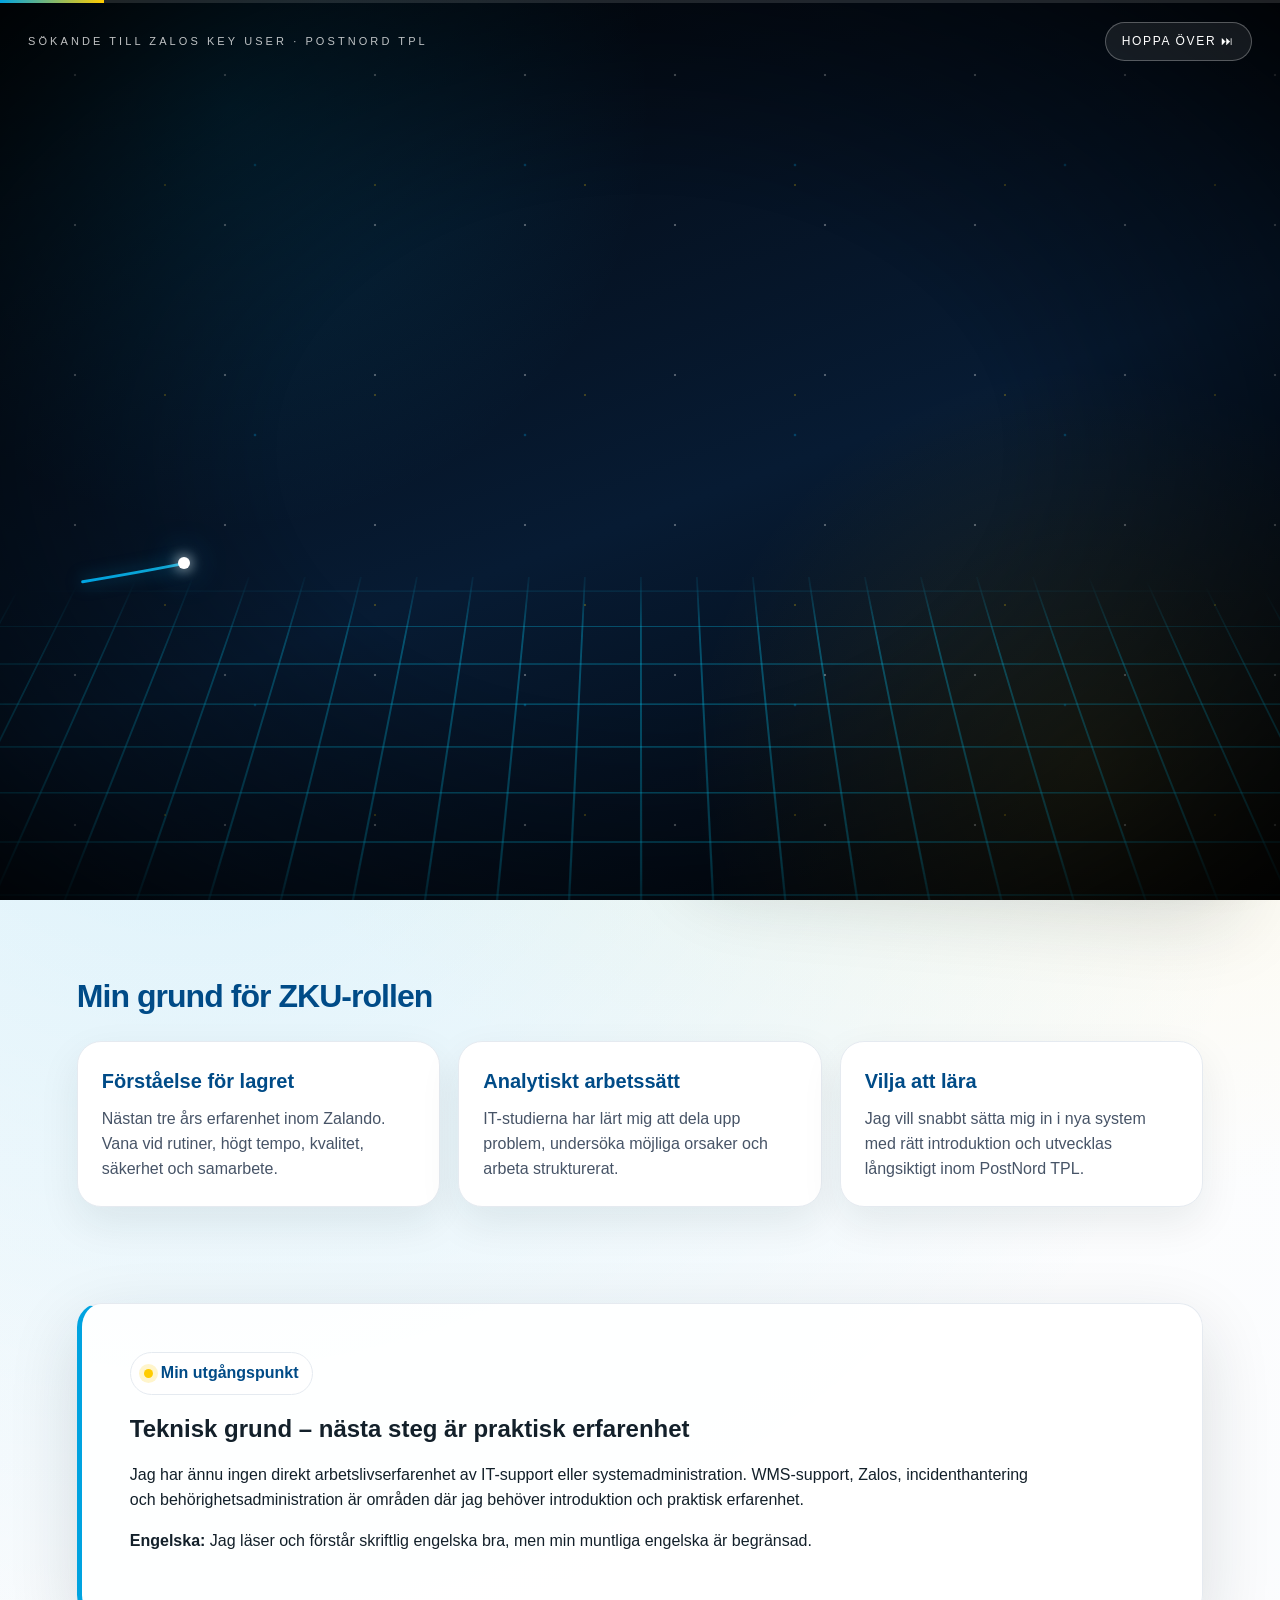
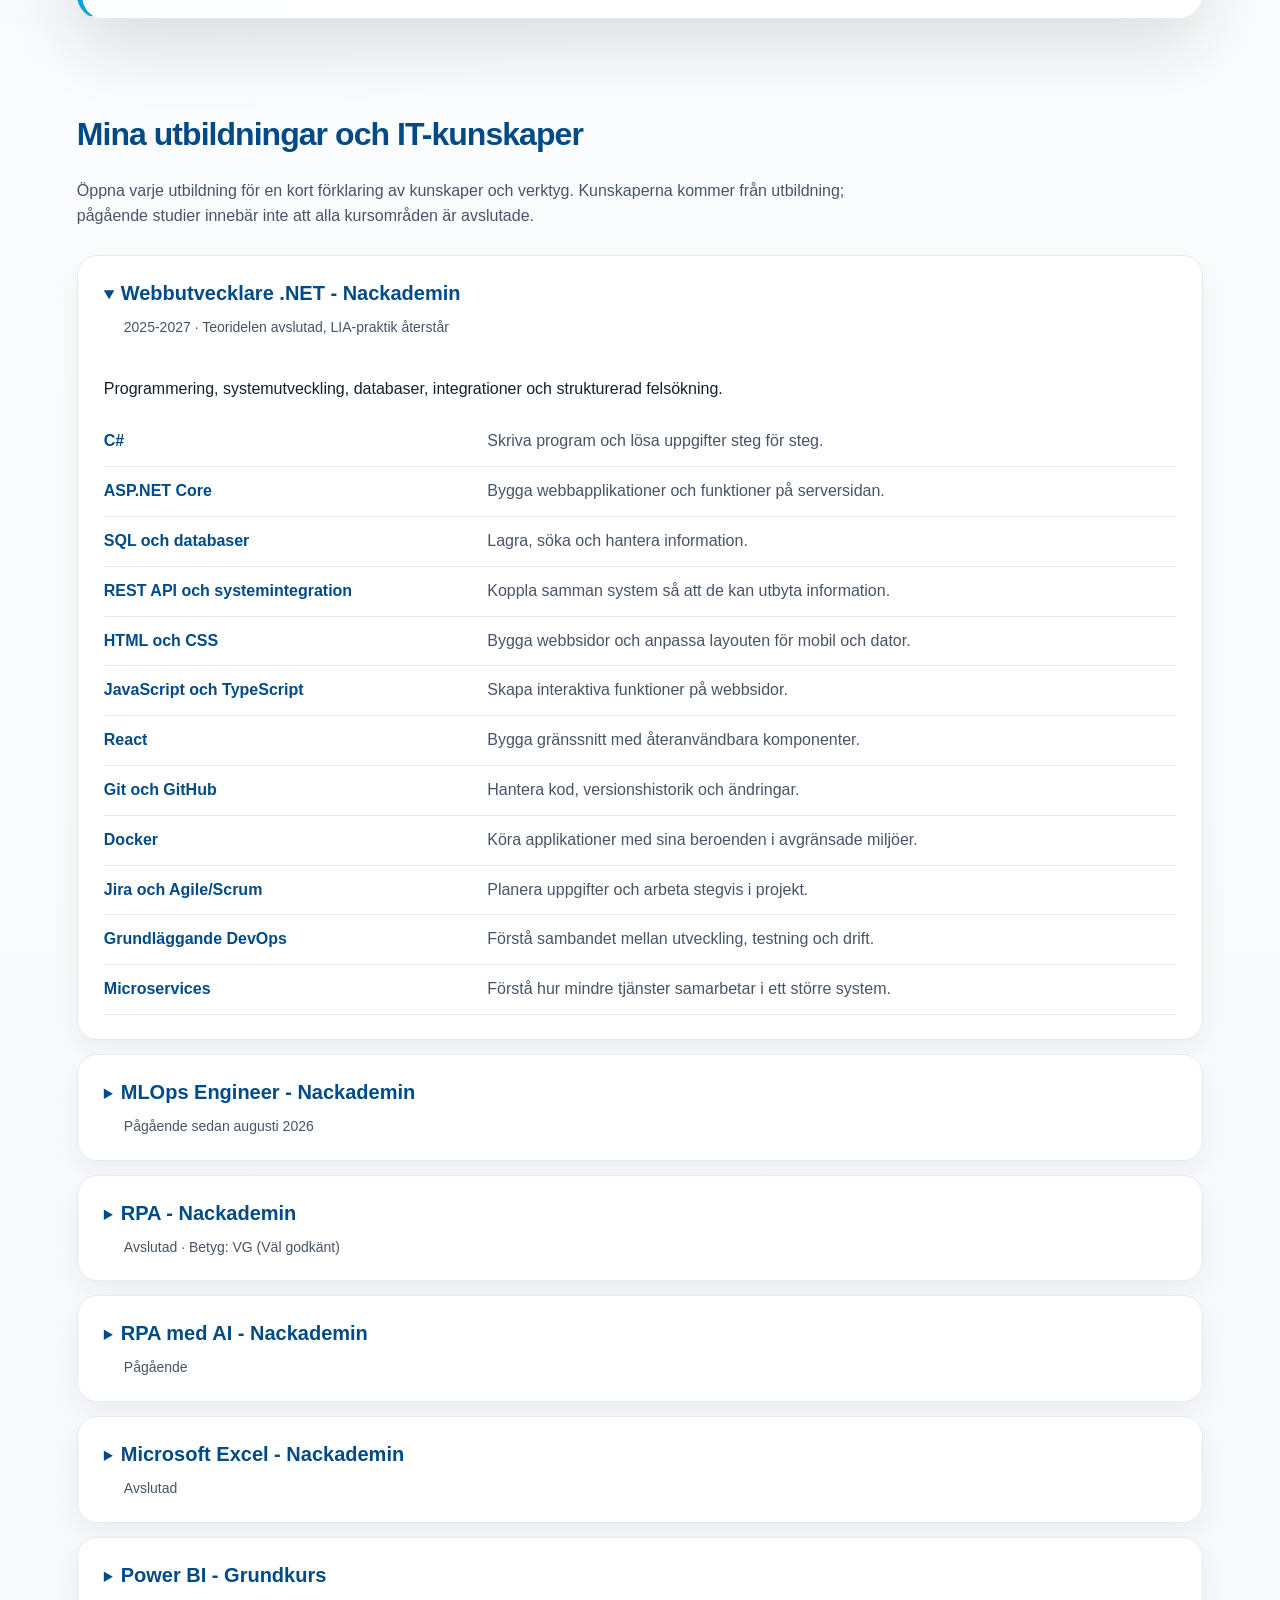
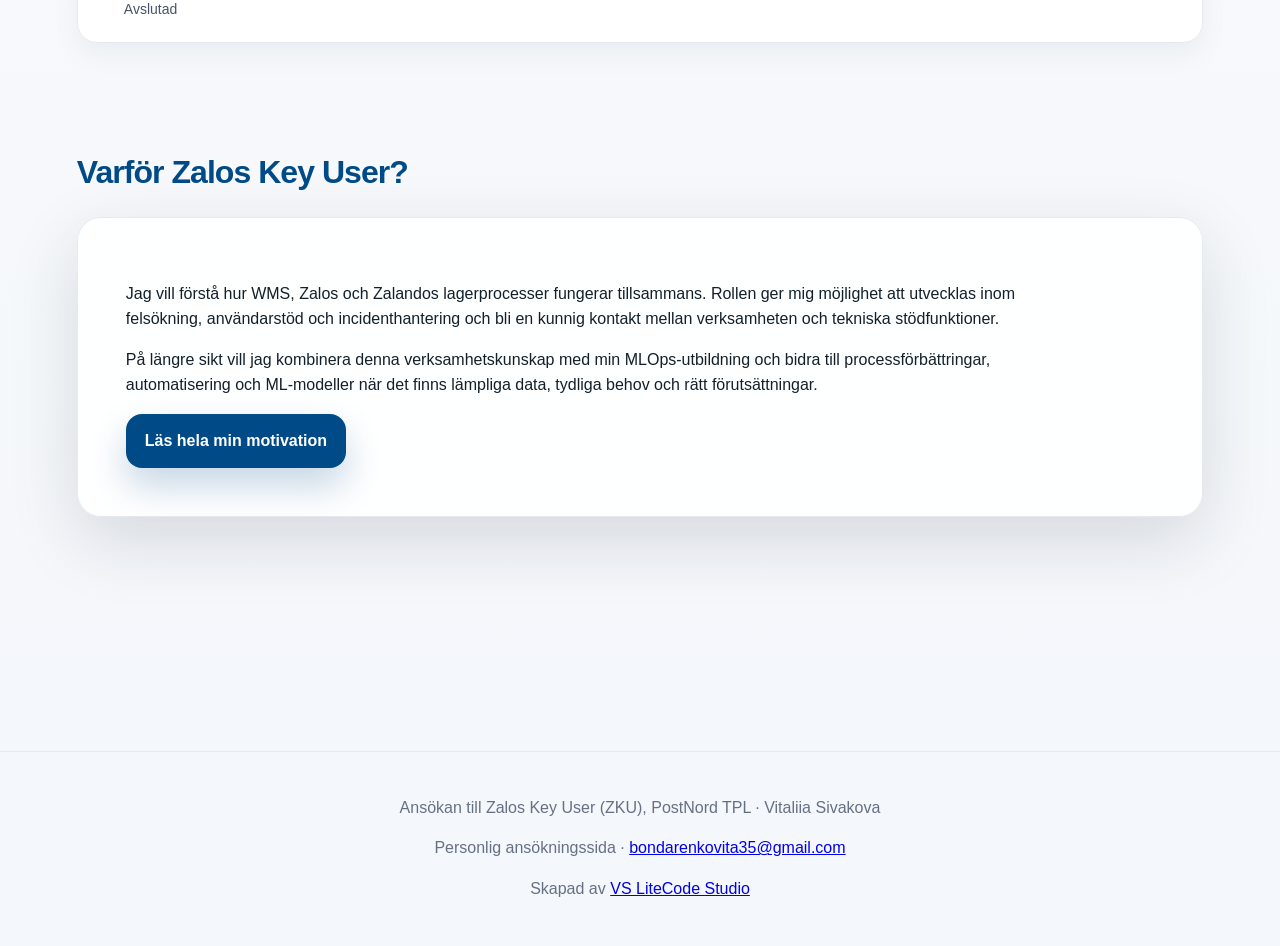
<file: index.html>
<!DOCTYPE html><html lang="sv"><head><meta charset="UTF-8"><meta name="viewport" content="width=device-width, initial-scale=1"><meta name="description" content="Vitaliia Sivakovas ansökan till Zalos Key User på PostNord TPL. Lagererfarenhet, IT-studier och vilja att utvecklas."><title>Vitaliia Sivakova - Zalos Key User · PostNord TPL</title><link rel="stylesheet" href="styles.css"></head><body>  <div class="intro" id="intro">
    <div class="starfield"></div>
    <div class="grid-floor"></div>

    <div class="intro-progress-track"><div class="intro-progress-bar" id="bar"></div></div>
    <div class="intro-topbar">
      <span class="intro-label">Sökande till Zalos Key User · PostNord TPL</span>
      <button class="skip-btn" id="skipBtn">Hoppa över ⏭</button>
    </div>

    <div class="route-wrap">
      <div class="route-tilt" id="routeTilt">
        <svg class="route-svg route-svg-desktop" viewBox="0 0 1200 600" preserveAspectRatio="xMidYMid meet">
          <defs>
            <linearGradient id="routeGrad" x1="0" y1="1" x2="1" y2="0">
              <stop offset="0" stop-color="#00A3E0"/>
              <stop offset="1" stop-color="#FFCC00"/>
            </linearGradient>
          </defs>
          <path id="routePath" class="route-path" d="M50,430 Q170,410 225,395 Q280,380 335,365 Q390,350 450,330 Q510,310 570,295 Q630,280 690,265 Q750,250 810,230 Q870,210 930,185 Q990,160 1140,60"/>
        </svg>
        <svg class="route-svg route-svg-mobile" viewBox="0 0 600 1200" preserveAspectRatio="xMidYMid meet">
          <defs>
            <linearGradient id="routeGradM" x1="0" y1="1" x2="0" y2="0">
              <stop offset="0" stop-color="#00A3E0"/>
              <stop offset="1" stop-color="#FFCC00"/>
            </linearGradient>
          </defs>
          <path id="routePathMobile" class="route-path" style="stroke:url(#routeGradM)" d="M300,1150 Q180,1040 280,995 Q380,930 290,875 Q200,820 300,765 Q400,710 300,655 Q200,600 300,545 Q400,490 300,435 Q200,380 300,325 Q400,270 300,80"/>
        </svg>
        <div class="marker" id="marker"></div>

        <div class="pin above m-left edge-left" style="--dx:14.2%;--dy:68.3%;--mx:30%;--my:86.7%">
          <div class="pin-dot"></div>
          <div class="pin-card"><i class="pin-short">Ukraina</i><b>8+ år · Ukraina</b><span>Internationell persontrafik, dokumenthantering, gränsmyndigheter</span></div>
        </div>
        <div class="pin below m-right" style="--dx:23.3%;--dy:63.3%;--mx:63.3%;--my:77.5%">
          <div class="pin-dot"></div>
          <div class="pin-card"><i class="pin-short">Eget företag</i><b>Eget företag · Ukraina</b><span>Kundkontakt, administration, planering och organisering</span></div>
        </div>
        <div class="pin below m-left" style="--dx:32.5%;--dy:58.3%;--mx:33.3%;--my:68.3%">
          <div class="pin-dot"></div>
          <div class="pin-card"><i class="pin-short">Sverige</i><b>2022–2025 · Sverige</b><span>Gymnasial utbildning, svenska som andraspråk 3, engelska 6</span></div>
        </div>
        <div class="pin below m-right" style="--dx:42.5%;--dy:51.7%;--mx:66.7%;--my:59.2%">
          <div class="pin-dot"></div>
          <div class="pin-card"><i class="pin-short">Zalando</i><b>Nästan tre år · Zalando</b><span>CEVA Logistics · lagerprocesser, kvalitet, produktivitet, säkerhet</span></div>
        </div>
        <div class="pin below m-left" style="--dx:52.5%;--dy:46.7%;--mx:33.3%;--my:50%">
          <div class="pin-dot"></div>
          <div class="pin-card"><i class="pin-short">Nackademin</i><b>2026 · Nackademin</b><span>Excel · RPA · Power BI — dataanalys, processoptimering, KPI-uppföljning</span></div>
        </div>
        <div class="pin below m-right" style="--dx:62.5%;--dy:41.7%;--mx:66.7%;--my:40.8%">
          <div class="pin-dot"></div>
          <div class="pin-card"><i class="pin-short">.NET</i><b>Sedan 2025 · Webbutvecklare .NET</b><span>Nackademin · C#, ASP.NET Core, SQL, Git/GitHub, Agile/Scrum</span></div>
        </div>
        <div class="pin below m-left" style="--dx:72.5%;--dy:35%;--mx:33.3%;--my:31.7%">
          <div class="pin-dot"></div>
          <div class="pin-card"><i class="pin-short">IBMI Berlin</i><b>2026 · IBMI, Berlin</b><span>Leadership &amp; Team Development · Time Management · Digital Transformation</span></div>
        </div>
        <div class="pin below m-right" style="--dx:82.5%;--dy:26.7%;--mx:66.7%;--my:22.5%">
          <div class="pin-dot"></div>
          <div class="pin-card"><i class="pin-short">RPA med AI</i><b>Pågående studier · Nackademin</b><span><strong>MLOps Engineer</strong> – sedan aug 2026<br><strong>RPA med AI</strong> – pågående studier</span></div>
        </div>
        <div class="pin below m-left m-top edge-right" style="--dx:95%;--dy:10%;--mx:50%;--my:6.7%">
          <div class="pin-dot gold"></div>
          <div class="pin-card gold"><i class="pin-short">PostNord TPL</i><b>PostNord TPL, Brunna</b><span>Sökande till Zalos Key User</span></div>
        </div>
      </div>
    </div>

    <div class="finale" id="finale">
      <div>
        <div class="photo-portal"><img src="profile.jpg" alt="Vitaliia Sivakova"/></div>
        <div class="word word-name" id="wordName" data-split>Vitaliia Sivakova</div>
        <div class="finale-kicker" id="finaleKicker">Sökande</div>
        <div class="word word-role" id="wordRole" data-split>Zalos Key User</div>
        <p class="role-sub" id="roleSub">Vill utvecklas inom Zalos, WMS och användarstöd.</p>
      </div>
    </div>

    <div class="intro-vignette"></div>
  </div>

<header class="site-header"><a class="brand" href="index.html" aria-label="Startsida"><span class="brand-mark">VS</span><span>Vitaliia · ZKU</span></a><button class="nav-toggle" aria-label="Öppna meny" aria-expanded="false" aria-controls="main-nav">☰</button><nav class="nav" id="main-nav"><a href="index.html">Start</a><a href="cv.html">CV</a><a href="personligt-brev.html">Personligt brev</a><a href="diplom.html">Utbildningar &amp; intyg</a></nav></header><main><section class="hero"><div class="hero-copy"><span class="eyebrow">Sökande till Zalos Key User (ZKU) · PostNord TPL</span><h1>Vitaliia <span>Sivakova</span></h1><p class="lead">Lagererfarenhet och IT-kunskaper – med vilja att växa inom PostNord TPL.</p><p>Jag vill kombinera nästan tre års erfarenhet från Zalando-verksamheten med mina IT-studier och lära mig WMS och Zalos på djupet.</p><div class="hero-actions"><a class="btn primary" href="cv.html">Öppna CV</a><a class="btn secondary" href="personligt-brev.html">Personligt brev</a><a class="btn secondary" href="#utbildning">Mina IT-kunskaper</a></div></div><div class="hero-card"><div class="photo-frame"><img src="profile.jpg" alt="Vitaliia Sivakova" width="600" height="700"></div><div class="floating-badge">Lager · IT · Analys</div></div></section>
<section class="section reveal"><h2 class="section-title">Min grund för ZKU-rollen</h2><div class="grid"><article class="card"><h3>Förståelse för lagret</h3><p>Nästan tre års erfarenhet inom Zalando. Vana vid rutiner, högt tempo, kvalitet, säkerhet och samarbete.</p></article><article class="card"><h3>Analytiskt arbetssätt</h3><p>IT-studierna har lärt mig att dela upp problem, undersöka möjliga orsaker och arbeta strukturerat.</p></article><article class="card"><h3>Vilja att lära</h3><p>Jag vill snabbt sätta mig in i nya system med rätt introduktion och utvecklas långsiktigt inom PostNord TPL.</p></article></div></section>
<section class="section reveal"><div class="honest-panel"><span class="eyebrow">Min utgångspunkt</span><h2>Teknisk grund – nästa steg är praktisk erfarenhet</h2><p>Jag har ännu ingen direkt arbetslivserfarenhet av IT-support eller systemadministration. WMS-support, Zalos, incidenthantering och behörighetsadministration är områden där jag behöver introduktion och praktisk erfarenhet.</p><p><strong>Engelska:</strong> Jag läser och förstår skriftlig engelska bra, men min muntliga engelska är begränsad.</p></div></section>
<section class="section reveal" id="utbildning"><h2 class="section-title">Mina utbildningar och IT-kunskaper</h2><p class="section-intro">Öppna varje utbildning för en kort förklaring av kunskaper och verktyg. Kunskaperna kommer från utbildning; pågående studier innebär inte att alla kursområden är avslutade.</p><details class="education-card" open><summary><span>Webbutvecklare .NET - Nackademin</span><small>2025-2027 · Teoridelen avslutad, LIA-praktik återstår</small></summary><div class="education-body"><p>Programmering, systemutveckling, databaser, integrationer och strukturerad felsökning.</p><dl class="skill-list"><div><dt>C#</dt><dd>Skriva program och lösa uppgifter steg för steg.</dd></div><div><dt>ASP.NET Core</dt><dd>Bygga webbapplikationer och funktioner på serversidan.</dd></div><div><dt>SQL och databaser</dt><dd>Lagra, söka och hantera information.</dd></div><div><dt>REST API och systemintegration</dt><dd>Koppla samman system så att de kan utbyta information.</dd></div><div><dt>HTML och CSS</dt><dd>Bygga webbsidor och anpassa layouten för mobil och dator.</dd></div><div><dt>JavaScript och TypeScript</dt><dd>Skapa interaktiva funktioner på webbsidor.</dd></div><div><dt>React</dt><dd>Bygga gränssnitt med återanvändbara komponenter.</dd></div><div><dt>Git och GitHub</dt><dd>Hantera kod, versionshistorik och ändringar.</dd></div><div><dt>Docker</dt><dd>Köra applikationer med sina beroenden i avgränsade miljöer.</dd></div><div><dt>Jira och Agile/Scrum</dt><dd>Planera uppgifter och arbeta stegvis i projekt.</dd></div><div><dt>Grundläggande DevOps</dt><dd>Förstå sambandet mellan utveckling, testning och drift.</dd></div><div><dt>Microservices</dt><dd>Förstå hur mindre tjänster samarbetar i ett större system.</dd></div></dl></div></details><details class="education-card"><summary><span>MLOps Engineer - Nackademin</span><small>Pågående sedan augusti 2026</small></summary><div class="education-body"><p>Områdena nedan ingår i utbildningsprogrammet. Kunskaperna utvecklas successivt och innebär inte att samtliga kurser redan är avslutade.</p><dl class="skill-list"><div><dt>Affärsmannaskap</dt><dd>Koppla tekniska lösningar till verksamhetens behov.</dd></div><div><dt>AI-förstärkt kunskapsstrategi och hybrida AI-team</dt><dd>Förstå hur människor och AI kan samarbeta och använda kunskap.</dd></div><div><dt>Databashantering</dt><dd>Organisera och hantera data för analys och modeller.</dd></div><div><dt>Edge computing</dt><dd>Bearbeta data nära den utrustning där informationen uppstår.</dd></div><div><dt>Kontinuerlig integration och leverans, CI/CD</dt><dd>Testa och leverera kodändringar på ett kontrollerat sätt.</dd></div><div><dt>Linux-administration</dt><dd>Arbeta med Linux-miljöer där tekniska lösningar körs.</dd></div><div><dt>Maskininlärningsmodeller och algoritmer</dt><dd>Förstå hur modeller lär sig av data och hittar mönster.</dd></div><div><dt>Maskininlärningsramverk</dt><dd>Lära mig verktyg för att bygga, träna och utvärdera modeller.</dd></div><div><dt>MLOps och molnplattformar</dt><dd>Driftsätta, automatisera och underhålla ML-lösningar.</dd></div><div><dt>Python-programmering för MLOps</dt><dd>Skriva kod för datahantering, automatisering och maskininlärning.</dd></div><div><dt>Systemarkitektur och teknikstackar för MLOps</dt><dd>Förstå hur verktyg och systemdelar fungerar tillsammans.</dd></div><div><dt>Säkerhet och integritet</dt><dd>Hantera data, åtkomst och känslig information säkert.</dd></div><div><dt>Övervakning och felhantering av ML-modeller</dt><dd>Följa upp modeller, upptäcka avvikelser och undersöka fel.</dd></div></dl></div></details><details class="education-card"><summary><span>RPA - Nackademin</span><small>Avslutad · Betyg: VG (Väl godkänt)</small></summary><div class="education-body"><p>Utbildning inom processanalys och automatisering.</p><dl class="skill-list"><div><dt>Processanalys och processkartläggning</dt><dd>Beskriva arbetsflöden och hitta moment som kan förbättras.</dd></div><div><dt>UiPath</dt><dd>Bygga automatiserade flöden för återkommande digitala uppgifter.</dd></div><div><dt>Felsökning</dt><dd>Undersöka varför ett automatiserat flöde inte fungerar.</dd></div><div><dt>Processoptimering</dt><dd>Identifiera flaskhalsar och förenkla repetitiva arbetsmoment.</dd></div></dl></div></details><details class="education-card"><summary><span>RPA med AI - Nackademin</span><small>Pågående</small></summary><div class="education-body"><p>Jag lär mig hur AI kan stödja automatisering av återkommande digitala arbetsuppgifter.</p><dl class="skill-list"></dl></div></details><details class="education-card"><summary><span>Microsoft Excel - Nackademin</span><small>Avslutad</small></summary><div class="education-body"><p>Formler, funktioner, pivottabeller, villkorsstyrd formatering, filtrering, sortering, diagram och rapportering.</p><dl class="skill-list"></dl></div></details><details class="education-card"><summary><span>Power BI - Grundkurs</span><small>Avslutad</small></summary><div class="education-body"><p>Grundläggande dashboards, datavisualisering, rapporter och KPI-uppföljning.</p><dl class="skill-list"></dl></div></details></section>
<section class="section reveal"><h2 class="section-title">Varför Zalos Key User?</h2><div class="motivation-panel"><p>Jag vill förstå hur WMS, Zalos och Zalandos lagerprocesser fungerar tillsammans. Rollen ger mig möjlighet att utvecklas inom felsökning, användarstöd och incidenthantering och bli en kunnig kontakt mellan verksamheten och tekniska stödfunktioner.</p><p>På längre sikt vill jag kombinera denna verksamhetskunskap med min MLOps-utbildning och bidra till processförbättringar, automatisering och ML-modeller när det finns lämpliga data, tydliga behov och rätt förutsättningar.</p><a class="btn primary" href="personligt-brev.html">Läs hela min motivation</a></div></section>
<section class="section reveal"><h2 class="section-title">Kontakt</h2><div class="contact-links"><a href="mailto:bondarenkovita35@gmail.com">bondarenkovita35@gmail.com</a><a href="tel:+46729431427">+46 729 43 14 27</a><span>Stockholm · Körkort B</span></div></section></main><footer class="footer"><p>Ansökan till Zalos Key User (ZKU), PostNord TPL · Vitaliia Sivakova</p><p>Personlig ansökningssida · <a href="mailto:bondarenkovita35@gmail.com">bondarenkovita35@gmail.com</a></p><p>Skapad av <a href="https://bondarenkovita35-afk.github.io/vs-litecode-studio/" target="_blank" rel="noopener noreferrer">VS LiteCode Studio</a></p></footer><script src="app.js"></script></body></html>
</file>
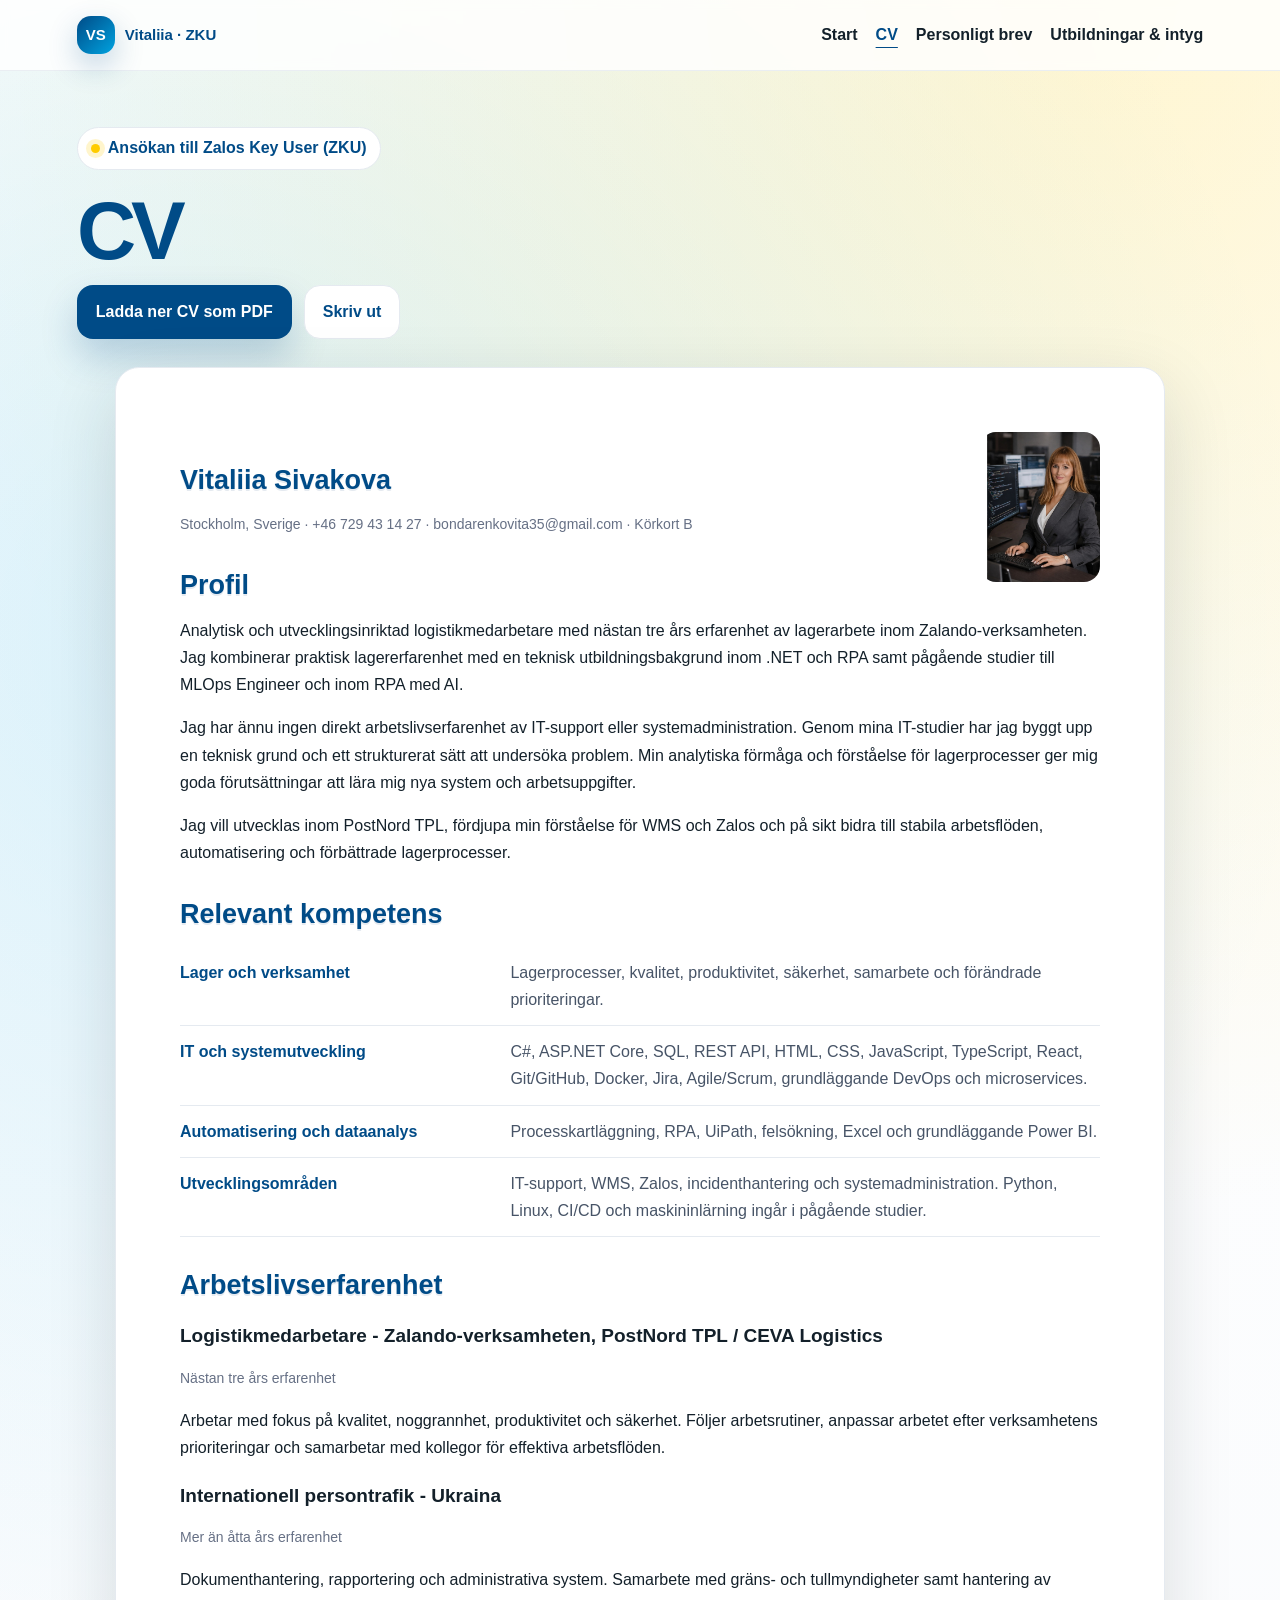
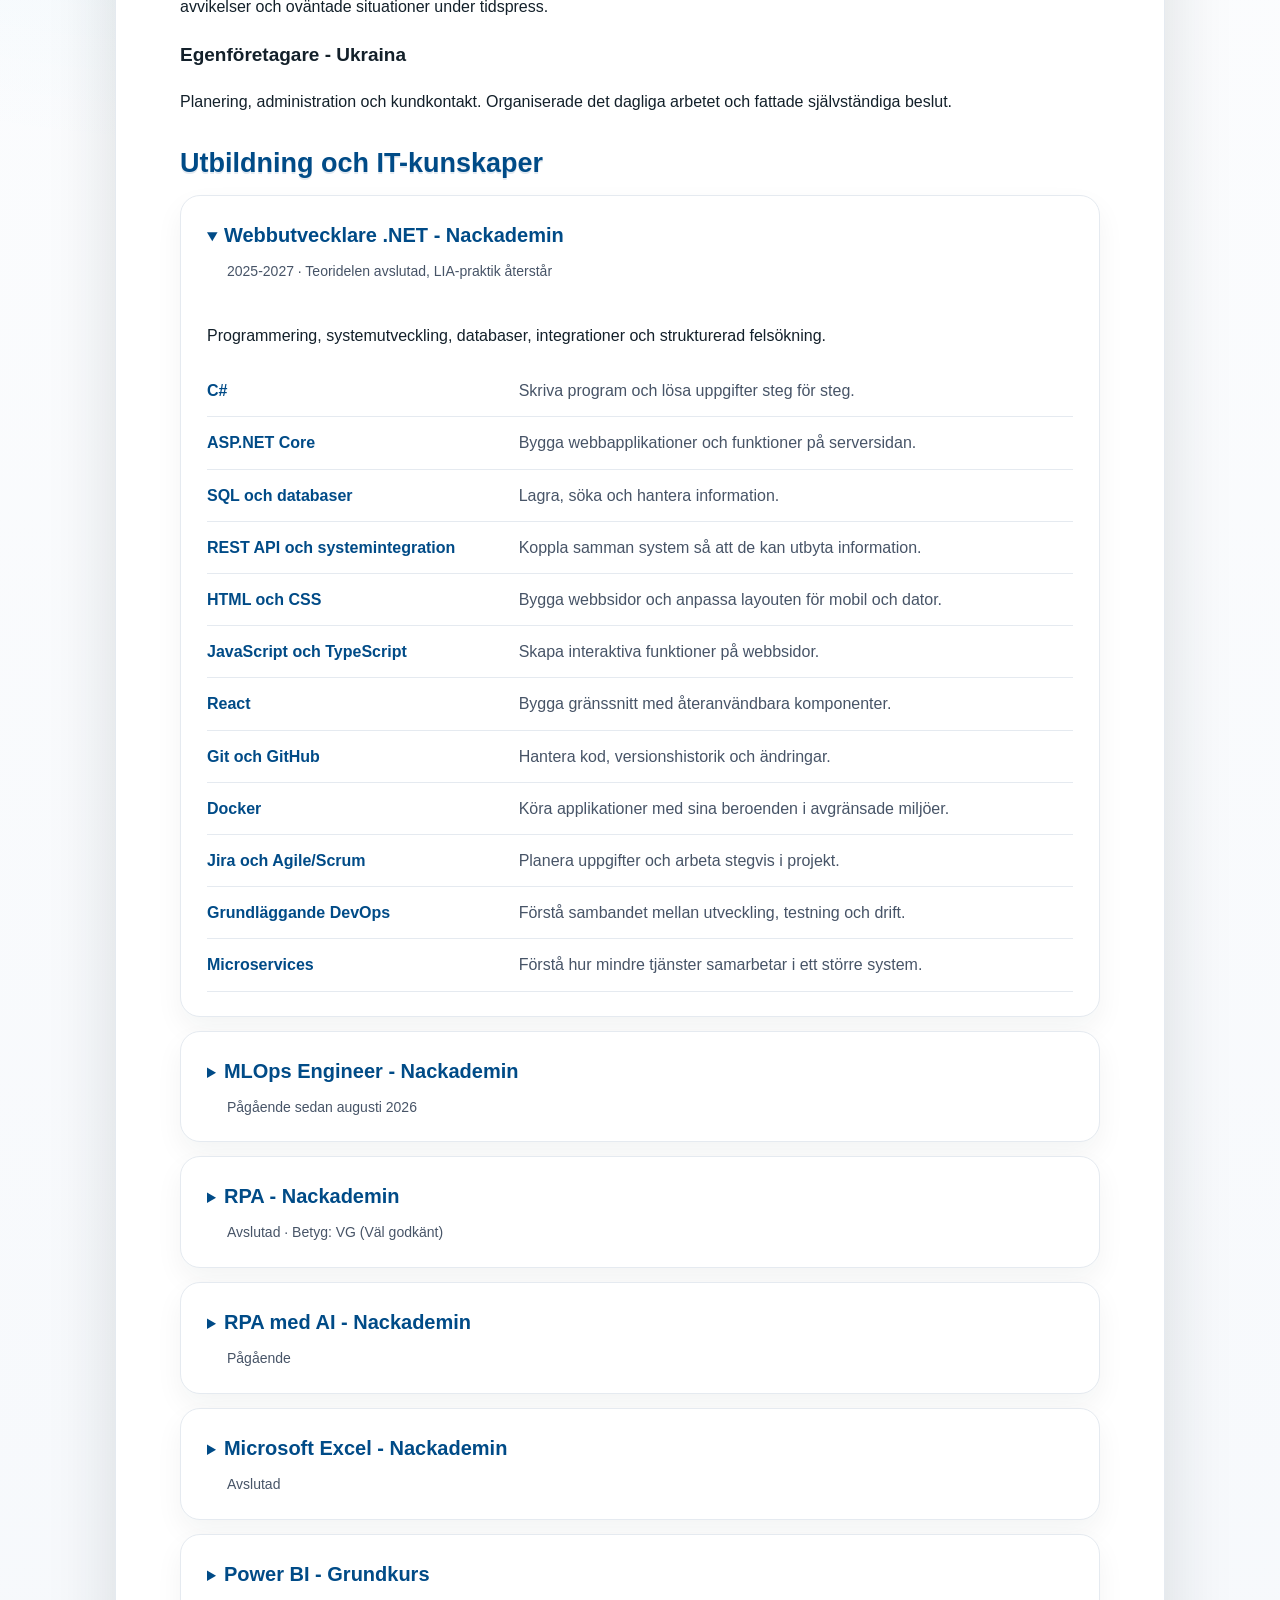
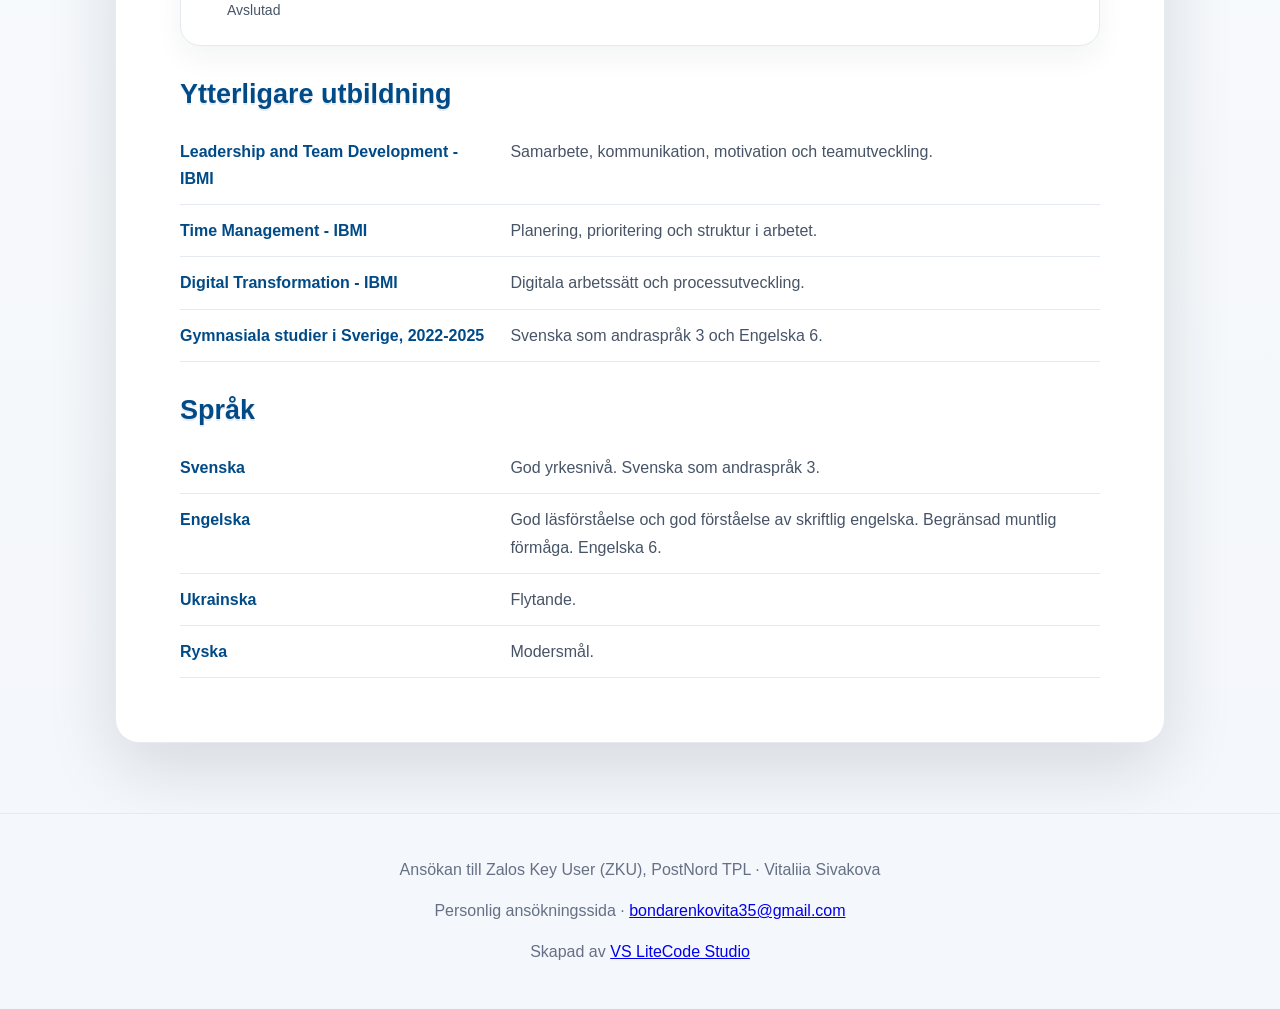
<file: cv.html>
<!DOCTYPE html><html lang="sv"><head><meta charset="UTF-8"><meta name="viewport" content="width=device-width, initial-scale=1"><title>CV - Vitaliia Sivakova · ZKU</title><link rel="stylesheet" href="styles.css"></head><body><header class="site-header"><a class="brand" href="index.html" aria-label="Startsida"><span class="brand-mark">VS</span><span>Vitaliia · ZKU</span></a><button class="nav-toggle" aria-label="Öppna meny" aria-expanded="false" aria-controls="main-nav">☰</button><nav class="nav" id="main-nav"><a href="index.html">Start</a><a href="cv.html">CV</a><a href="personligt-brev.html">Personligt brev</a><a href="diplom.html">Utbildningar &amp; intyg</a></nav></header><main class="document-hero"><span class="eyebrow">Ansökan till Zalos Key User (ZKU)</span><h1 class="split-3d-title">CV</h1><div class="document-actions"><a class="btn primary" href="cv-vitaliia-sivakova-zku.pdf" download>Ladda ner CV som PDF</a><button class="btn secondary" type="button" onclick="window.print()">Skriv ut</button></div><article class="reading-document"><img class="cv-portrait" src="profile.jpg" alt="Vitaliia Sivakova" width="120" height="150"><h2>Vitaliia Sivakova</h2><p class="document-contact">Stockholm, Sverige · +46 729 43 14 27 · bondarenkovita35@gmail.com · Körkort B</p><h2>Profil</h2><p>Analytisk och utvecklingsinriktad logistikmedarbetare med nästan tre års erfarenhet av lagerarbete inom Zalando-verksamheten. Jag kombinerar praktisk lagererfarenhet med en teknisk utbildningsbakgrund inom .NET och RPA samt pågående studier till MLOps Engineer och inom RPA med AI.</p><p>Jag har ännu ingen direkt arbetslivserfarenhet av IT-support eller systemadministration. Genom mina IT-studier har jag byggt upp en teknisk grund och ett strukturerat sätt att undersöka problem. Min analytiska förmåga och förståelse för lagerprocesser ger mig goda förutsättningar att lära mig nya system och arbetsuppgifter.</p><p>Jag vill utvecklas inom PostNord TPL, fördjupa min förståelse för WMS och Zalos och på sikt bidra till stabila arbetsflöden, automatisering och förbättrade lagerprocesser.</p><h2>Relevant kompetens</h2><dl class="skill-list"><div><dt>Lager och verksamhet</dt><dd>Lagerprocesser, kvalitet, produktivitet, säkerhet, samarbete och förändrade prioriteringar.</dd></div><div><dt>IT och systemutveckling</dt><dd>C#, ASP.NET Core, SQL, REST API, HTML, CSS, JavaScript, TypeScript, React, Git/GitHub, Docker, Jira, Agile/Scrum, grundläggande DevOps och microservices.</dd></div><div><dt>Automatisering och dataanalys</dt><dd>Processkartläggning, RPA, UiPath, felsökning, Excel och grundläggande Power BI.</dd></div><div><dt>Utvecklingsområden</dt><dd>IT-support, WMS, Zalos, incidenthantering och systemadministration. Python, Linux, CI/CD och maskininlärning ingår i pågående studier.</dd></div></dl><h2>Arbetslivserfarenhet</h2><h3>Logistikmedarbetare - Zalando-verksamheten, PostNord TPL / CEVA Logistics</h3><p class="meta">Nästan tre års erfarenhet</p><p>Arbetar med fokus på kvalitet, noggrannhet, produktivitet och säkerhet. Följer arbetsrutiner, anpassar arbetet efter verksamhetens prioriteringar och samarbetar med kollegor för effektiva arbetsflöden.</p><h3>Internationell persontrafik - Ukraina</h3><p class="meta">Mer än åtta års erfarenhet</p><p>Dokumenthantering, rapportering och administrativa system. Samarbete med gräns- och tullmyndigheter samt hantering av avvikelser och oväntade situationer under tidspress.</p><h3>Egenföretagare - Ukraina</h3><p class="meta"></p><p>Planering, administration och kundkontakt. Organiserade det dagliga arbetet och fattade självständiga beslut.</p><h2>Utbildning och IT-kunskaper</h2><details class="education-card" open><summary><span>Webbutvecklare .NET - Nackademin</span><small>2025-2027 · Teoridelen avslutad, LIA-praktik återstår</small></summary><div class="education-body"><p>Programmering, systemutveckling, databaser, integrationer och strukturerad felsökning.</p><dl class="skill-list"><div><dt>C#</dt><dd>Skriva program och lösa uppgifter steg för steg.</dd></div><div><dt>ASP.NET Core</dt><dd>Bygga webbapplikationer och funktioner på serversidan.</dd></div><div><dt>SQL och databaser</dt><dd>Lagra, söka och hantera information.</dd></div><div><dt>REST API och systemintegration</dt><dd>Koppla samman system så att de kan utbyta information.</dd></div><div><dt>HTML och CSS</dt><dd>Bygga webbsidor och anpassa layouten för mobil och dator.</dd></div><div><dt>JavaScript och TypeScript</dt><dd>Skapa interaktiva funktioner på webbsidor.</dd></div><div><dt>React</dt><dd>Bygga gränssnitt med återanvändbara komponenter.</dd></div><div><dt>Git och GitHub</dt><dd>Hantera kod, versionshistorik och ändringar.</dd></div><div><dt>Docker</dt><dd>Köra applikationer med sina beroenden i avgränsade miljöer.</dd></div><div><dt>Jira och Agile/Scrum</dt><dd>Planera uppgifter och arbeta stegvis i projekt.</dd></div><div><dt>Grundläggande DevOps</dt><dd>Förstå sambandet mellan utveckling, testning och drift.</dd></div><div><dt>Microservices</dt><dd>Förstå hur mindre tjänster samarbetar i ett större system.</dd></div></dl></div></details><details class="education-card"><summary><span>MLOps Engineer - Nackademin</span><small>Pågående sedan augusti 2026</small></summary><div class="education-body"><p>Områdena nedan ingår i utbildningsprogrammet. Kunskaperna utvecklas successivt och innebär inte att samtliga kurser redan är avslutade.</p><dl class="skill-list"><div><dt>Affärsmannaskap</dt><dd>Koppla tekniska lösningar till verksamhetens behov.</dd></div><div><dt>AI-förstärkt kunskapsstrategi och hybrida AI-team</dt><dd>Förstå hur människor och AI kan samarbeta och använda kunskap.</dd></div><div><dt>Databashantering</dt><dd>Organisera och hantera data för analys och modeller.</dd></div><div><dt>Edge computing</dt><dd>Bearbeta data nära den utrustning där informationen uppstår.</dd></div><div><dt>Kontinuerlig integration och leverans, CI/CD</dt><dd>Testa och leverera kodändringar på ett kontrollerat sätt.</dd></div><div><dt>Linux-administration</dt><dd>Arbeta med Linux-miljöer där tekniska lösningar körs.</dd></div><div><dt>Maskininlärningsmodeller och algoritmer</dt><dd>Förstå hur modeller lär sig av data och hittar mönster.</dd></div><div><dt>Maskininlärningsramverk</dt><dd>Lära mig verktyg för att bygga, träna och utvärdera modeller.</dd></div><div><dt>MLOps och molnplattformar</dt><dd>Driftsätta, automatisera och underhålla ML-lösningar.</dd></div><div><dt>Python-programmering för MLOps</dt><dd>Skriva kod för datahantering, automatisering och maskininlärning.</dd></div><div><dt>Systemarkitektur och teknikstackar för MLOps</dt><dd>Förstå hur verktyg och systemdelar fungerar tillsammans.</dd></div><div><dt>Säkerhet och integritet</dt><dd>Hantera data, åtkomst och känslig information säkert.</dd></div><div><dt>Övervakning och felhantering av ML-modeller</dt><dd>Följa upp modeller, upptäcka avvikelser och undersöka fel.</dd></div></dl></div></details><details class="education-card"><summary><span>RPA - Nackademin</span><small>Avslutad · Betyg: VG (Väl godkänt)</small></summary><div class="education-body"><p>Utbildning inom processanalys och automatisering.</p><dl class="skill-list"><div><dt>Processanalys och processkartläggning</dt><dd>Beskriva arbetsflöden och hitta moment som kan förbättras.</dd></div><div><dt>UiPath</dt><dd>Bygga automatiserade flöden för återkommande digitala uppgifter.</dd></div><div><dt>Felsökning</dt><dd>Undersöka varför ett automatiserat flöde inte fungerar.</dd></div><div><dt>Processoptimering</dt><dd>Identifiera flaskhalsar och förenkla repetitiva arbetsmoment.</dd></div></dl></div></details><details class="education-card"><summary><span>RPA med AI - Nackademin</span><small>Pågående</small></summary><div class="education-body"><p>Jag lär mig hur AI kan stödja automatisering av återkommande digitala arbetsuppgifter.</p><dl class="skill-list"></dl></div></details><details class="education-card"><summary><span>Microsoft Excel - Nackademin</span><small>Avslutad</small></summary><div class="education-body"><p>Formler, funktioner, pivottabeller, villkorsstyrd formatering, filtrering, sortering, diagram och rapportering.</p><dl class="skill-list"></dl></div></details><details class="education-card"><summary><span>Power BI - Grundkurs</span><small>Avslutad</small></summary><div class="education-body"><p>Grundläggande dashboards, datavisualisering, rapporter och KPI-uppföljning.</p><dl class="skill-list"></dl></div></details><h2>Ytterligare utbildning</h2><dl class="skill-list"><div><dt>Leadership and Team Development - IBMI</dt><dd>Samarbete, kommunikation, motivation och teamutveckling.</dd></div><div><dt>Time Management - IBMI</dt><dd>Planering, prioritering och struktur i arbetet.</dd></div><div><dt>Digital Transformation - IBMI</dt><dd>Digitala arbetssätt och processutveckling.</dd></div><div><dt>Gymnasiala studier i Sverige, 2022-2025</dt><dd>Svenska som andraspråk 3 och Engelska 6.</dd></div></dl><h2>Språk</h2><dl class="skill-list"><div><dt>Svenska</dt><dd>God yrkesnivå. Svenska som andraspråk 3.</dd></div><div><dt>Engelska</dt><dd>God läsförståelse och god förståelse av skriftlig engelska. Begränsad muntlig förmåga. Engelska 6.</dd></div><div><dt>Ukrainska</dt><dd>Flytande.</dd></div><div><dt>Ryska</dt><dd>Modersmål.</dd></div></dl></article></main><footer class="footer"><p>Ansökan till Zalos Key User (ZKU), PostNord TPL · Vitaliia Sivakova</p><p>Personlig ansökningssida · <a href="mailto:bondarenkovita35@gmail.com">bondarenkovita35@gmail.com</a></p><p>Skapad av <a href="https://bondarenkovita35-afk.github.io/vs-litecode-studio/" target="_blank" rel="noopener noreferrer">VS LiteCode Studio</a></p></footer><script src="app.js"></script></body></html>
</file>
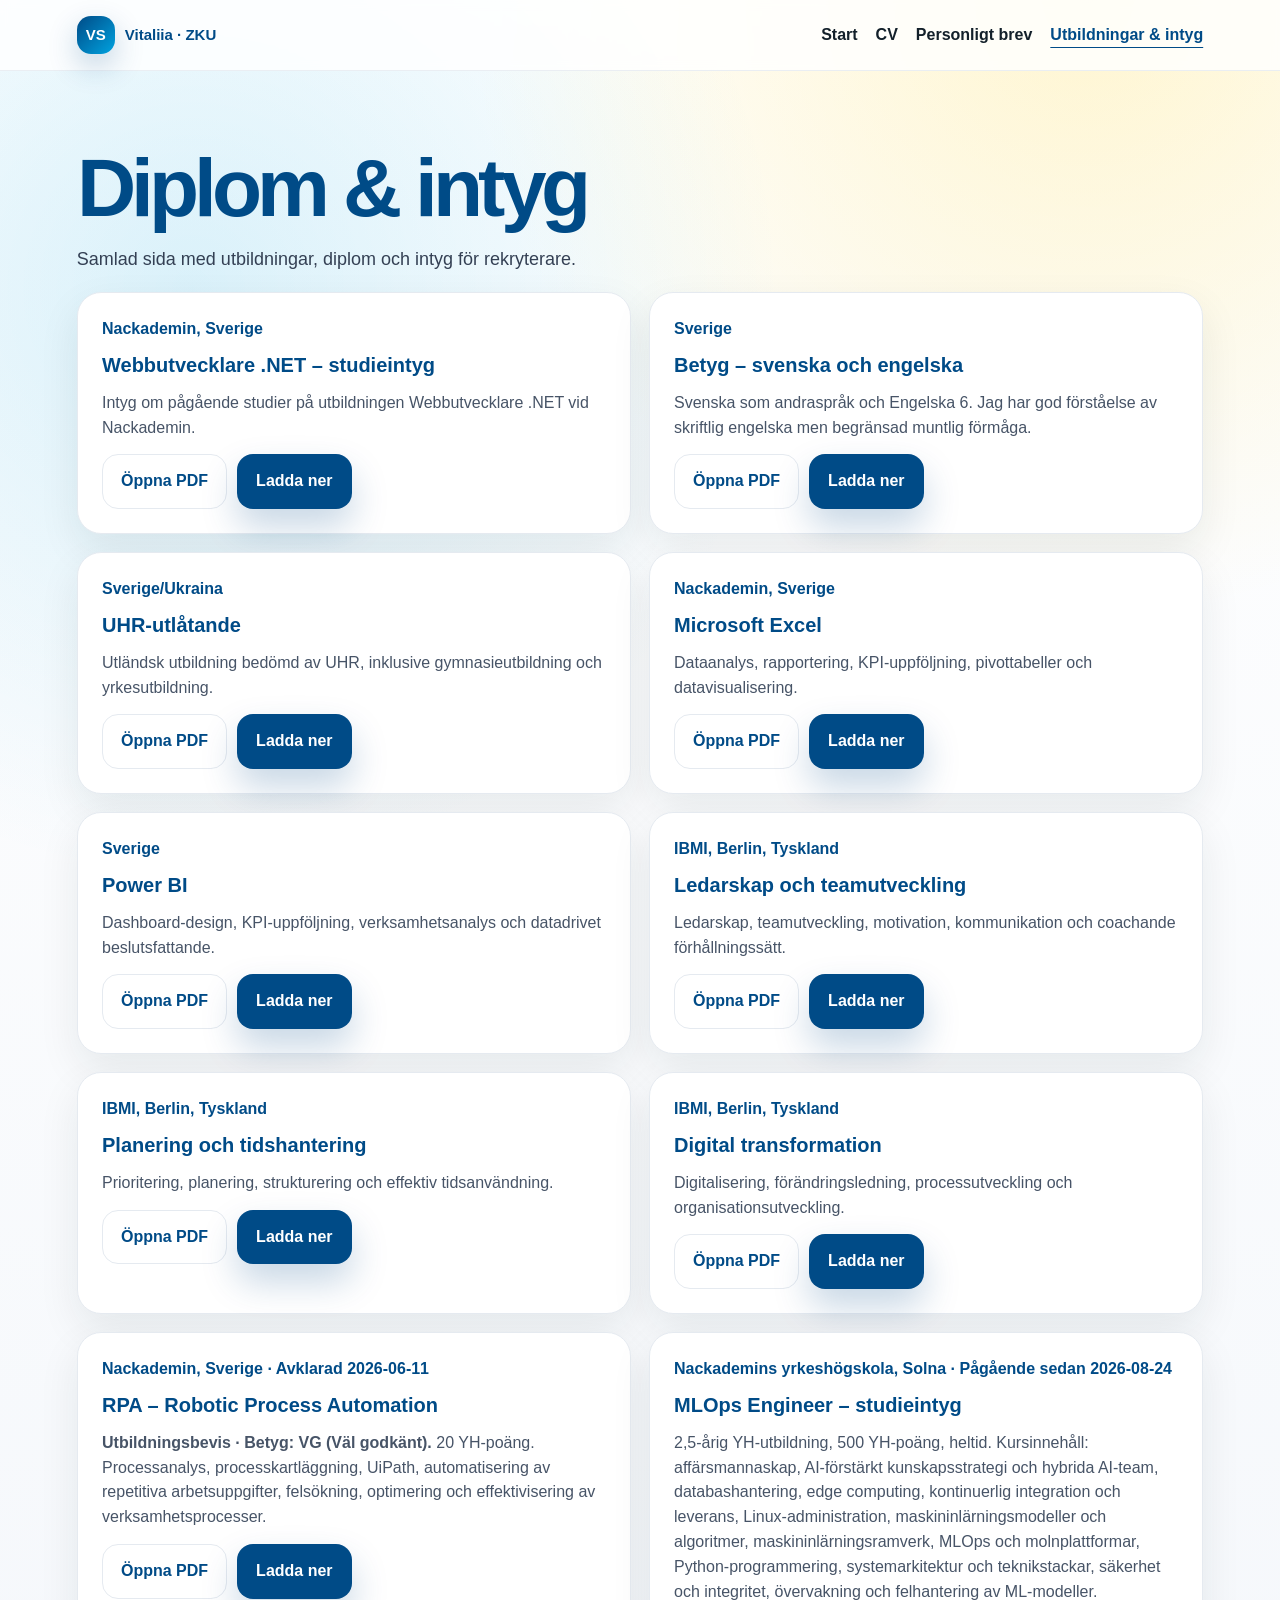
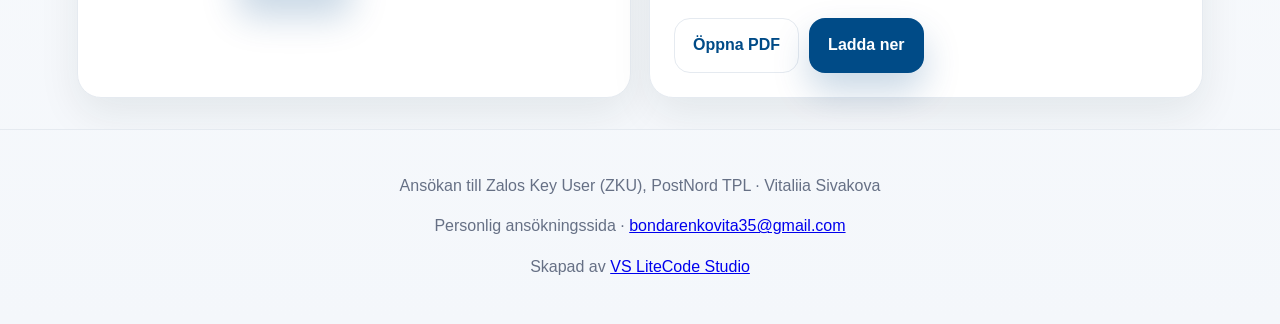
<file: diplom.html>
<!DOCTYPE html>
<html lang="sv">

<head>
  <meta charset="UTF-8" />
  <meta name="viewport" content="width=device-width, initial-scale=1.0" />
  <title>Diplom &amp; intyg – Vitaliia Sivakova</title>
  <link rel="stylesheet" href="styles.css" />
</head>

<body>

  <header class="site-header">
    <a class="brand" href="index.html" aria-label="Startsida">
      <span class="brand-mark">VS</span>
      <span>Vitaliia · ZKU</span>
    </a>
    <button class="nav-toggle" aria-label="Öppna meny">☰</button>
    <nav class="nav">
      <a href="index.html">Start</a>
      <a href="cv.html">CV</a>
      <a href="personligt-brev.html">Personligt brev</a>
      <a href="diplom.html">Utbildningar &amp; intyg</a>
    </nav>
  </header>

  <main class="document-hero">
    <h1 class="split-3d-title">Diplom &amp; intyg</h1>
    <p class="lead">Samlad sida med utbildningar, diplom och intyg för rekryterare.</p>
    <section class="diploma-grid">

      <article class="card diploma-card reveal">
        <div class="meta">Nackademin, Sverige</div>
        <h3>Webbutvecklare .NET – studieintyg</h3>
        <p>Intyg om pågående studier på utbildningen Webbutvecklare .NET vid Nackademin.</p>
        <div class="mini-actions">
          <a class="btn secondary" href="behörighetsintyg-programmering-nackademin.pdf">Öppna PDF</a>
          <a class="btn primary" href="behörighetsintyg-programmering-nackademin.pdf" download>Ladda ner</a>
        </div>
      </article>


      <article class="card diploma-card reveal">
        <div class="meta">Sverige</div>
        <h3>Betyg – svenska och engelska</h3>
        <p>Svenska som andraspråk och Engelska 6. Jag har god förståelse av skriftlig engelska men begränsad muntlig förmåga.</p>
        <div class="mini-actions">
          <a class="btn secondary" href="betyg-sverige-sv-eng.pdf">Öppna PDF</a>
          <a class="btn primary" href="betyg-sverige-sv-eng.pdf" download>Ladda ner</a>
        </div>
      </article>


      <article class="card diploma-card reveal">
        <div class="meta">Sverige/Ukraina</div>
        <h3>UHR-utlåtande</h3>
        <p>Utländsk utbildning bedömd av UHR, inklusive gymnasieutbildning och yrkesutbildning.</p>
        <div class="mini-actions">
          <a class="btn secondary" href="uhr-utlatande.pdf">Öppna PDF</a>
          <a class="btn primary" href="uhr-utlatande.pdf" download>Ladda ner</a>
        </div>
      </article>


      <article class="card diploma-card reveal">
        <div class="meta">Nackademin, Sverige</div>
        <h3>Microsoft Excel</h3>
        <p>Dataanalys, rapportering, KPI-uppföljning, pivottabeller och datavisualisering.</p>
        <div class="mini-actions">
          <a class="btn secondary" href="excel-nackademin.pdf">Öppna PDF</a>
          <a class="btn primary" href="excel-nackademin.pdf" download>Ladda ner</a>
        </div>
      </article>


      <article class="card diploma-card reveal">
        <div class="meta">Sverige</div>
        <h3>Power BI</h3>
        <p>Dashboard-design, KPI-uppföljning, verksamhetsanalys och datadrivet beslutsfattande.</p>
        <div class="mini-actions">
          <a class="btn secondary" href="power-bi-certificate.pdf">Öppna PDF</a>
          <a class="btn primary" href="power-bi-certificate.pdf" download>Ladda ner</a>
        </div>
      </article>


      <article class="card diploma-card reveal">
        <div class="meta">IBMI, Berlin, Tyskland</div>
        <h3>Ledarskap och teamutveckling</h3>
        <p>Ledarskap, teamutveckling, motivation, kommunikation och coachande förhållningssätt.</p>
        <div class="mini-actions">
          <a class="btn secondary" href="leadership-team-development-ibmi.pdf">Öppna PDF</a>
          <a class="btn primary" href="leadership-team-development-ibmi.pdf" download>Ladda ner</a>
        </div>
      </article>


      <article class="card diploma-card reveal">
        <div class="meta">IBMI, Berlin, Tyskland</div>
        <h3>Planering och tidshantering</h3>
        <p>Prioritering, planering, strukturering och effektiv tidsanvändning.</p>
        <div class="mini-actions">
          <a class="btn secondary" href="time-management-ibmi.pdf">Öppna PDF</a>
          <a class="btn primary" href="time-management-ibmi.pdf" download>Ladda ner</a>
        </div>
      </article>


      <article class="card diploma-card reveal">
        <div class="meta">IBMI, Berlin, Tyskland</div>
        <h3>Digital transformation</h3>
        <p>Digitalisering, förändringsledning, processutveckling och organisationsutveckling.</p>
        <div class="mini-actions">
          <a class="btn secondary" href="digital-transformation-ibmi.pdf">Öppna PDF</a>
          <a class="btn primary" href="digital-transformation-ibmi.pdf" download>Ladda ner</a>
        </div>
      </article>


      

    
      

    
      <article class="card diploma-card reveal">
        <div class="meta">Nackademin, Sverige · Avklarad 2026-06-11</div>
        <h3>RPA – Robotic Process Automation</h3>
        <p><strong>Utbildningsbevis · Betyg: VG (Väl godkänt).</strong> 20 YH-poäng. Processanalys, processkartläggning, UiPath, automatisering av repetitiva arbetsuppgifter, felsökning, optimering och effektivisering av verksamhetsprocesser.</p>
        <div class="mini-actions">
          <a class="btn secondary" href="utbildningsbevis-rpa-nackademin.pdf">Öppna PDF</a>
          <a class="btn primary" href="utbildningsbevis-rpa-nackademin.pdf" download>Ladda ner</a>
        </div>
      </article>
<article class="card diploma-card reveal">
        <div class="meta">Nackademins yrkeshögskola, Solna · Pågående sedan 2026-08-24</div>
        <h3>MLOps Engineer – studieintyg</h3>
        <p>2,5-årig YH-utbildning, 500 YH-poäng, heltid. Kursinnehåll: affärsmannaskap, AI-förstärkt kunskapsstrategi och hybrida AI-team, databashantering, edge computing, kontinuerlig integration och leverans, Linux-administration, maskininlärningsmodeller och algoritmer, maskininlärningsramverk, MLOps och molnplattformar, Python-programmering, systemarkitektur och teknikstackar, säkerhet och integritet, övervakning och felhantering av ML-modeller.</p>
        <div class="mini-actions">
          <a class="btn secondary" href="studieintyg-mlops-engineer-nackademin.pdf">Öppna PDF</a>
          <a class="btn primary" href="studieintyg-mlops-engineer-nackademin.pdf" download>Ladda ner</a>
        </div>
      </article>

    </section>
  </main>

<footer class="footer"><p>Ansökan till Zalos Key User (ZKU), PostNord TPL · Vitaliia Sivakova</p><p>Personlig ansökningssida · <a href="mailto:bondarenkovita35@gmail.com">bondarenkovita35@gmail.com</a></p><p>Skapad av <a href="https://bondarenkovita35-afk.github.io/vs-litecode-studio/" target="_blank" rel="noopener noreferrer">VS LiteCode Studio</a></p></footer>

  <script src="app.js"></script>
</body>

</html>
</file>
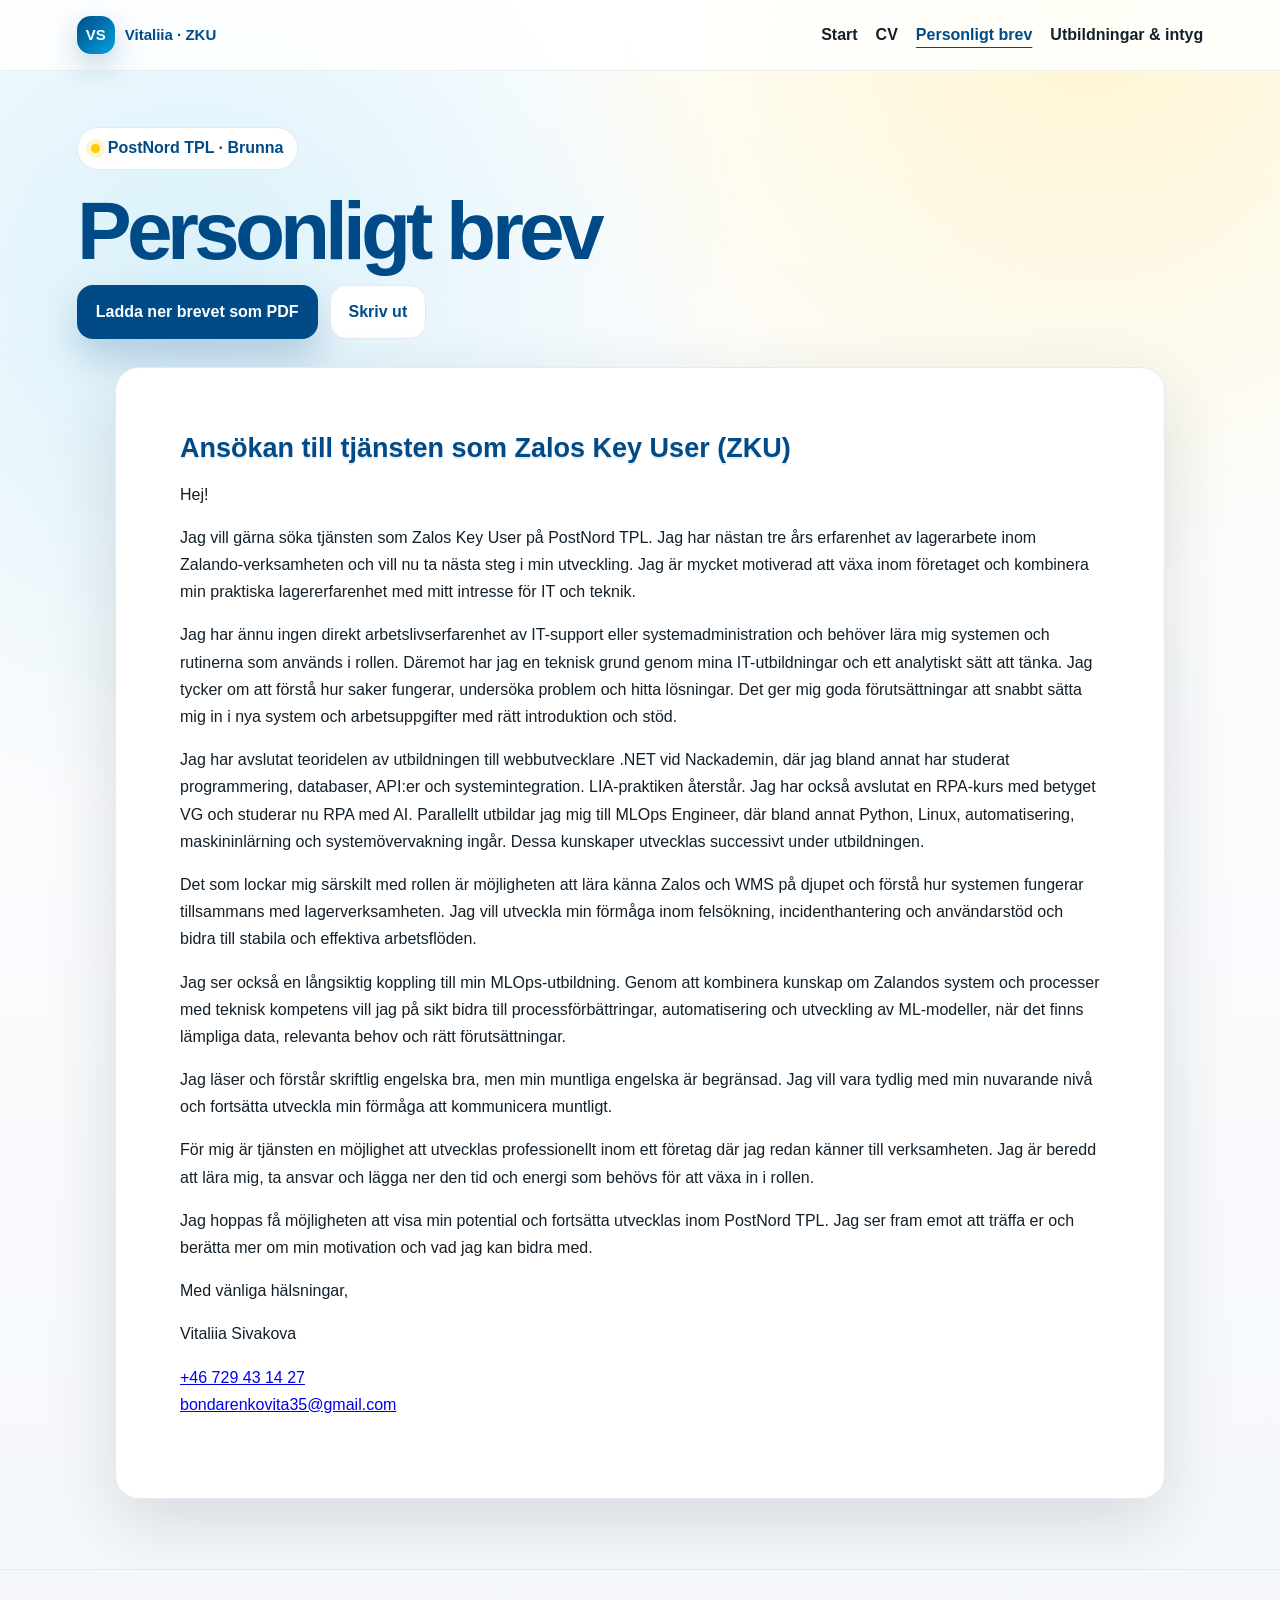
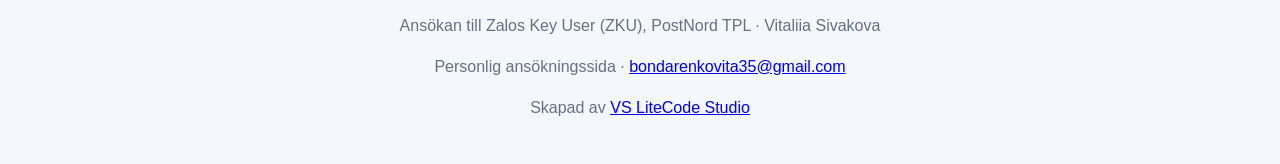
<file: personligt-brev.html>
<!DOCTYPE html><html lang="sv"><head><meta charset="UTF-8"><meta name="viewport" content="width=device-width, initial-scale=1"><title>Personligt brev - Vitaliia Sivakova · ZKU</title><link rel="stylesheet" href="styles.css"></head><body><header class="site-header"><a class="brand" href="index.html" aria-label="Startsida"><span class="brand-mark">VS</span><span>Vitaliia · ZKU</span></a><button class="nav-toggle" aria-label="Öppna meny" aria-expanded="false" aria-controls="main-nav">☰</button><nav class="nav" id="main-nav"><a href="index.html">Start</a><a href="cv.html">CV</a><a href="personligt-brev.html">Personligt brev</a><a href="diplom.html">Utbildningar &amp; intyg</a></nav></header><main class="document-hero"><span class="eyebrow">PostNord TPL · Brunna</span><h1 class="split-3d-title">Personligt brev</h1><div class="document-actions"><a class="btn primary" href="personligt-brev-vitaliia-sivakova-zku.pdf" download>Ladda ner brevet som PDF</a><button class="btn secondary" type="button" onclick="window.print()">Skriv ut</button></div><article class="reading-document"><h2>Ansökan till tjänsten som Zalos Key User (ZKU)</h2><p>Hej!</p><p>Jag vill gärna söka tjänsten som Zalos Key User på PostNord TPL. Jag har nästan tre års erfarenhet av lagerarbete inom Zalando-verksamheten och vill nu ta nästa steg i min utveckling. Jag är mycket motiverad att växa inom företaget och kombinera min praktiska lagererfarenhet med mitt intresse för IT och teknik.</p><p>Jag har ännu ingen direkt arbetslivserfarenhet av IT-support eller systemadministration och behöver lära mig systemen och rutinerna som används i rollen. Däremot har jag en teknisk grund genom mina IT-utbildningar och ett analytiskt sätt att tänka. Jag tycker om att förstå hur saker fungerar, undersöka problem och hitta lösningar. Det ger mig goda förutsättningar att snabbt sätta mig in i nya system och arbetsuppgifter med rätt introduktion och stöd.</p><p>Jag har avslutat teoridelen av utbildningen till webbutvecklare .NET vid Nackademin, där jag bland annat har studerat programmering, databaser, API:er och systemintegration. LIA-praktiken återstår. Jag har också avslutat en RPA-kurs med betyget VG och studerar nu RPA med AI. Parallellt utbildar jag mig till MLOps Engineer, där bland annat Python, Linux, automatisering, maskininlärning och systemövervakning ingår. Dessa kunskaper utvecklas successivt under utbildningen.</p><p>Det som lockar mig särskilt med rollen är möjligheten att lära känna Zalos och WMS på djupet och förstå hur systemen fungerar tillsammans med lagerverksamheten. Jag vill utveckla min förmåga inom felsökning, incidenthantering och användarstöd och bidra till stabila och effektiva arbetsflöden.</p><p>Jag ser också en långsiktig koppling till min MLOps-utbildning. Genom att kombinera kunskap om Zalandos system och processer med teknisk kompetens vill jag på sikt bidra till processförbättringar, automatisering och utveckling av ML-modeller, när det finns lämpliga data, relevanta behov och rätt förutsättningar.</p><p>Jag läser och förstår skriftlig engelska bra, men min muntliga engelska är begränsad. Jag vill vara tydlig med min nuvarande nivå och fortsätta utveckla min förmåga att kommunicera muntligt.</p><p>För mig är tjänsten en möjlighet att utvecklas professionellt inom ett företag där jag redan känner till verksamheten. Jag är beredd att lära mig, ta ansvar och lägga ner den tid och energi som behövs för att växa in i rollen.</p><p>Jag hoppas få möjligheten att visa min potential och fortsätta utvecklas inom PostNord TPL. Jag ser fram emot att träffa er och berätta mer om min motivation och vad jag kan bidra med.</p><p>Med vänliga hälsningar,</p><p>Vitaliia Sivakova</p><p><a href="tel:+46729431427">+46 729 43 14 27</a><br><a href="mailto:bondarenkovita35@gmail.com">bondarenkovita35@gmail.com</a></p></article></main><footer class="footer"><p>Ansökan till Zalos Key User (ZKU), PostNord TPL · Vitaliia Sivakova</p><p>Personlig ansökningssida · <a href="mailto:bondarenkovita35@gmail.com">bondarenkovita35@gmail.com</a></p><p>Skapad av <a href="https://bondarenkovita35-afk.github.io/vs-litecode-studio/" target="_blank" rel="noopener noreferrer">VS LiteCode Studio</a></p></footer><script src="app.js"></script></body></html>
</file>
<file: styles.css>
:root{
  --blue:#004B87;
  --light-blue:#00A3E0;
  --yellow:#FFCC00;
  --ink:#13202A;
  --muted:#667085;
  --bg:#F4F7FB;
  --card:#FFFFFF;
  --line:#E5EAF0;
  --shadow:0 24px 70px rgba(19,32,42,.14);
  --radius:24px;
}

*{box-sizing:border-box}
html{scroll-behavior:smooth}
body{
  margin:0;
  font-family:Arial, Helvetica, sans-serif;
  font-size:12px;
  line-height:1.55;
  color:var(--ink);
  background:
    radial-gradient(circle at 15% 15%, rgba(0,163,224,.14), transparent 30%),
    radial-gradient(circle at 85% 0%, rgba(255,204,0,.18), transparent 28%),
    linear-gradient(180deg,#fff,var(--bg));
  min-height:100vh;
}

body.loading{overflow:hidden}

/* ===================== INTRO — karriärresan ===================== */
.intro{
  position:fixed;inset:0;z-index:1000;overflow:hidden;perspective:1600px;color:#fff;
  background:
    radial-gradient(circle at 18% 12%, rgba(0,163,224,.16), transparent 32%),
    radial-gradient(circle at 85% 85%, rgba(255,204,0,.10), transparent 30%),
    linear-gradient(160deg,#03060c 0%,#071b33 55%,#020409 100%);
  transition:opacity 1s ease, visibility 1s ease, transform 1s ease;
}
.intro.hide{opacity:0;visibility:hidden;transform:scale(1.04)}

.starfield{
  position:absolute;inset:0;pointer-events:none;z-index:1;
  background-image:
    radial-gradient(circle, rgba(255,255,255,.95) 0 1px, transparent 1.6px),
    radial-gradient(circle, rgba(255,204,0,.75) 0 1px, transparent 1.5px),
    radial-gradient(circle, rgba(0,183,255,.8) 0 1px, transparent 1.7px);
  background-size:150px 150px, 210px 210px, 270px 270px;
  background-position:0 0, 60px 80px, 120px 30px;
  opacity:.32;
  animation:starTwinkle 3.6s ease-in-out infinite alternate;
}
@keyframes starTwinkle{0%{opacity:.28}100%{opacity:.68}}

.intro.finale-active .starfield{animation-play-state:paused;opacity:0 !important}

.grid-floor{
  position:absolute;left:50%;bottom:-12%;width:170%;height:60%;
  transform:translateX(-50%) rotateX(58deg);
  background-image:
    repeating-linear-gradient(0deg, rgba(0,210,255,.30) 0 2px, transparent 2px 64px),
    repeating-linear-gradient(90deg, rgba(0,210,255,.30) 0 2px, transparent 2px 64px);
  background-position:0 0;
  -webkit-mask-image:radial-gradient(ellipse at center, #000 45%, transparent 78%);
          mask-image:radial-gradient(ellipse at center, #000 45%, transparent 78%);
  animation:gridNeonPulse 3s ease-in-out infinite alternate;
}
@keyframes gridNeonPulse{
  0%{opacity:.55;filter:drop-shadow(0 0 8px rgba(0,183,255,.4)) drop-shadow(0 0 20px rgba(0,183,255,.22))}
  100%{opacity:.95;filter:drop-shadow(0 0 16px rgba(255,204,0,.55)) drop-shadow(0 0 40px rgba(0,183,255,.5))}
}

.intro-vignette{position:absolute;inset:0;pointer-events:none;z-index:3;background:radial-gradient(ellipse at center, transparent 0 40%, rgba(0,0,0,.46) 78%, rgba(0,0,0,.82) 100%)}

.intro-topbar{position:absolute;top:0;left:0;right:0;z-index:20;display:flex;align-items:center;justify-content:space-between;padding:22px 28px}
.intro-progress-track{position:absolute;top:0;left:0;right:0;height:3px;background:rgba(255,255,255,.12);z-index:21}
.intro-progress-bar{height:100%;width:0%;background:linear-gradient(90deg,var(--light-blue),var(--yellow))}
.intro-label{font-size:11px;letter-spacing:.28em;text-transform:uppercase;color:rgba(255,255,255,.75);opacity:0;transition:opacity .8s ease}
.intro.ready .intro-label{opacity:1}
.skip-btn{font:inherit;font-size:12px;letter-spacing:.14em;text-transform:uppercase;color:#fff;background:rgba(255,255,255,.08);border:1px solid rgba(255,255,255,.28);border-radius:999px;padding:9px 16px;cursor:pointer;display:flex;align-items:center;gap:8px}
.skip-btn:hover{background:rgba(255,255,255,.18)}

.route-wrap{position:absolute;inset:0;display:grid;place-items:center;z-index:4;transform-style:preserve-3d;opacity:1;transition:opacity 1s ease}
.intro.finale-active .route-wrap{opacity:0}
.intro.finale-active .grid-floor{animation-play-state:paused;opacity:0!important;transition:opacity .8s ease}
.route-tilt{position:relative;width:min(1240px,95vw);aspect-ratio:2/1;transform-style:preserve-3d}
.route-svg{position:absolute;inset:0;width:100%;height:100%;overflow:visible}
.route-svg-mobile{display:none}
.route-path{fill:none;stroke:url(#routeGrad);stroke-width:3;stroke-linecap:round;filter:drop-shadow(0 0 8px rgba(0,183,255,.5))}
.marker{position:absolute;width:12px;height:12px;margin:-6px;border-radius:50%;background:#fff;box-shadow:0 0 14px #fff,0 0 34px rgba(0,183,255,.9);opacity:0;transition:opacity .3s ease}
.marker.show{opacity:1}

.pin{position:absolute;left:var(--dx);top:var(--dy);transform:translate(-50%,-50%);text-align:center;z-index:6}
.pin-dot{width:12px;height:12px;margin:0 auto;border-radius:50%;background:#8ee8ff;box-shadow:0 0 14px #8ee8ff,0 0 32px rgba(0,183,255,.85);opacity:0;transform:scale(.3);transition:opacity .4s ease, transform .4s cubic-bezier(.16,1,.3,1)}
.pin-dot.gold{background:#ffe28a;box-shadow:0 0 16px #ffe28a,0 0 38px rgba(255,204,0,.9)}
.pin.show .pin-dot{opacity:1;transform:scale(1)}
.pin-card{position:absolute;left:50%;transform:translate(-50%,8px);width:250px;padding:14px 17px;border-radius:16px;background:rgba(4,16,30,.8);border:1px solid rgba(255,255,255,.18);backdrop-filter:blur(3px);opacity:0;transition:opacity .5s ease .1s, transform .5s cubic-bezier(.16,1,.3,1) .1s;pointer-events:none}
.pin-card b{display:block;font-size:15px;letter-spacing:.02em;color:#ffe28a}
.pin-card span{display:block;margin-top:5px;font-size:13px;line-height:1.4;color:#dff3ff}
.pin.above .pin-card{bottom:18px;transform:translate(-50%,8px)}
.pin.below .pin-card{top:18px;transform:translate(-50%,-8px)}
.pin.show .pin-card{opacity:1;transform:translate(-50%,0)}
.pin-short{display:none;font-size:11px;font-weight:800;letter-spacing:.03em;color:#ffe28a;white-space:nowrap}
.pin.show:not(.active) .pin-card{width:auto;padding:7px 12px;border-radius:10px}
.pin.show:not(.active) .pin-card b,.pin.show:not(.active) .pin-card span{display:none}
.pin.show:not(.active) .pin-card .pin-short{display:block}
.pin.active .pin-dot{transform:scale(1.25)}
.pin-card.gold b{color:#fff4bf}
.pin-card.gold{border-color:rgba(255,204,0,.35)}
/* on the wide desktop route the first/last waypoint sit close to its edge —
   anchor their cards inward instead of centering, so nothing overflows
   off-screen even on a narrower desktop window. Not needed below 821px:
   the mobile route below is a different, vertical layout where no
   waypoint sits near the screen edge. */
@media(min-width:821px){
  .pin.edge-left .pin-card{left:0;transform:translate(0,8px)}
  .pin.edge-left.below .pin-card{transform:translate(0,-8px)}
  .pin.edge-left.show:not(.active) .pin-card{transform:translate(0,8px)}
  .pin.edge-right .pin-card{left:auto;right:0;transform:translate(0,8px)}
  .pin.edge-right.below .pin-card{transform:translate(0,-8px)}
  .pin.edge-right.show:not(.active) .pin-card{transform:translate(0,8px)}
}

.finale{position:absolute;inset:0;display:grid;place-items:center;text-align:center;z-index:8;opacity:0;pointer-events:none;transform:translateZ(0) scale(.92);transition:opacity .8s ease, transform .8s cubic-bezier(.16,1,.3,1)}
.finale.show{opacity:1;transform:translateZ(0) scale(1)}
.photo-portal{width:190px;height:190px;border-radius:50%;overflow:hidden;border:3px solid rgba(255,204,0,.85);box-shadow:0 0 60px rgba(0,183,255,.55),0 0 110px rgba(255,204,0,.3);opacity:0;transform:scale(.4) rotate(-16deg);filter:blur(4px);transition:opacity .9s cubic-bezier(.16,1,.3,1), transform .9s cubic-bezier(.16,1,.3,1), filter .9s ease}
.photo-portal img{width:100%;height:100%;object-fit:cover;object-position:center 20%;display:block}
.finale.show .photo-portal{opacity:1;transform:scale(1) rotate(0);filter:blur(0)}
.word{position:relative;font-family:Georgia,'Times New Roman',serif;font-weight:800;text-transform:uppercase;color:#ffe7b3;line-height:.95;white-space:nowrap;margin-top:20px;text-shadow:0 0 14px rgba(255,204,0,.42),0 0 32px rgba(0,183,255,.26),0 16px 60px rgba(0,0,0,.7);opacity:0;transition:opacity .3s ease}
.word.show{opacity:1}
.word::before,.word::after{content:attr(data-text);position:absolute;inset:0;pointer-events:none;mix-blend-mode:screen;opacity:.3}
.word::before{color:#28c7ff;transform:translate3d(-1.5px,-1px,0)}
.word::after{color:#ffcc00;transform:translate3d(1.5px,1px,0)}
.word-name{font-size:clamp(28px,4.6vw,60px)}
.finale-kicker{margin-top:16px;font-size:11px;letter-spacing:.34em;text-transform:uppercase;color:#bfeaff;opacity:0;transition:opacity .5s ease}
.finale-kicker.show{opacity:1}
.word-role{font-size:clamp(20px,3.2vw,38px);margin-top:4px}
.lt{display:inline-block;opacity:0;transform:translateY(20px) rotateX(70deg)}
.word.show .lt{animation:letterIn .55s cubic-bezier(.16,1,.3,1) forwards}
@keyframes letterIn{to{opacity:1;transform:translateY(0) rotateX(0)}}
.role-sub{margin-top:14px;font-size:13px;letter-spacing:.06em;color:#d8f4ff;max-width:420px;opacity:0;transition:opacity .6s ease .2s}
.role-sub.show{opacity:1}

@media(max-width:820px){
  /* the wide 2:1 desktop route becomes a tall, tighter zig-zag so it
     actually fills a phone screen instead of shrinking into a thin strip */
  .route-tilt{width:min(400px,92vw);aspect-ratio:1/2}
  .route-svg-desktop{display:none}
  .route-svg-mobile{display:block}
  .pin{left:var(--mx);top:var(--my)}

  .intro .pin-card{width:150px;font-size:10px}
  .intro .word-name{font-size:26px}
  .intro .word-role{font-size:18px}
  .intro .photo-portal{width:140px;height:140px}

  /* the mobile path zig-zags between a left and a right column with
     waypoints fairly close together vertically — a card anchored above
     or below (like on desktop) would be tall enough to cover the next
     waypoint. Anchoring it sideways, into the gap between the two
     columns, keeps it clear of its neighbours instead. */
  .pin.m-left .pin-card,.pin.m-right .pin-card{top:50%;bottom:auto;transform:translate(0,-50%)}
  .pin.m-left .pin-card{left:18px}
  .pin.m-right .pin-card{left:auto;right:18px}
  .pin.show.m-left .pin-card,.pin.show.m-right .pin-card{opacity:1;transform:translate(0,-50%)}

  /* the waypoint nearest the top of the mobile path has no room above it
     for a vertically-centered card — anchor it below the dot instead */
  .pin.m-top .pin-card,.pin.show.m-top .pin-card{top:20px;bottom:auto;transform:translate(0,0)}
}

.site-header{
  position:sticky;
  top:0;
  z-index:50;
  display:flex;
  align-items:center;
  justify-content:space-between;
  padding:16px 6vw;
  backdrop-filter:blur(4px);
  background:rgba(255,255,255,.82);
  border-bottom:1px solid rgba(229,234,240,.8);
}

.brand{
  display:flex;
  align-items:center;
  gap:10px;
  font-weight:800;
  color:var(--blue);
  text-decoration:none;
  font-size:15px;
}

.brand-mark{
  width:38px;
  height:38px;
  border-radius:14px;
  display:grid;
  place-items:center;
  background:linear-gradient(135deg,var(--blue),var(--light-blue));
  color:#fff;
  box-shadow:0 12px 30px rgba(0,75,135,.24);
}

.nav{display:flex;gap:18px}
.nav a{
  color:var(--ink);
  text-decoration:none;
  font-weight:700;
  position:relative;
}
.nav a::after{
  content:"";
  position:absolute;
  left:0;
  bottom:-6px;
  height:2px;
  width:0;
  background:var(--yellow);
  transition:.25s;
}
.nav a:hover::after{width:100%}
.nav-toggle{display:none}

.hero{
  min-height:calc(100vh - 72px);
  display:grid;
  grid-template-columns:1.05fr .95fr;
  gap:48px;
  align-items:center;
  padding:70px 6vw 60px;
  perspective:1100px;
}

.hero-copy{animation:fadeUp .9s ease both}
.eyebrow{
  display:inline-flex;
  align-items:center;
  gap:8px;
  padding:8px 13px;
  border:1px solid var(--line);
  border-radius:999px;
  background:#fff;
  font-weight:700;
  color:var(--blue);
}
.eyebrow::before{
  content:"";
  width:9px;height:9px;border-radius:50%;
  background:var(--yellow);
  box-shadow:0 0 0 5px rgba(255,204,0,.2);
}
h1{
  margin:22px 0 14px;
  font-size:clamp(42px,7vw,82px);
  line-height:.96;
  letter-spacing:-.06em;
}
h1 span{color:var(--blue)}
.lead{font-size:18px;color:#344054;max-width:720px}
.hero-actions{display:flex;gap:14px;flex-wrap:wrap;margin-top:28px}
.btn{
  display:inline-flex;
  align-items:center;
  gap:10px;
  padding:14px 18px;
  border-radius:16px;
  text-decoration:none;
  font-weight:800;
  border:1px solid transparent;
  transition:.25s ease;
}
.btn.primary{background:var(--blue);color:#fff;box-shadow:0 18px 36px rgba(0,75,135,.22)}
.btn.secondary{background:#fff;color:var(--blue);border-color:var(--line)}
.btn:hover{transform:translateY(-3px)}
.hero-card{
  position:relative;
  transform-style:preserve-3d;
  transform:rotateY(-11deg) rotateX(6deg);
  transition:transform .3s ease;
}
.hero-card:hover{transform:rotateY(-4deg) rotateX(2deg) translateY(-6px)}
.photo-frame{
  padding:14px;
  border-radius:32px;
  background:linear-gradient(145deg,#fff,#EFF5FA);
  box-shadow:var(--shadow);
}
.photo-frame img{
  display:block;
  width:100%;
  border-radius:24px;
  aspect-ratio:4/5;
  object-fit:cover;
  object-position:center 22%;
}
.floating-badge{
  position:absolute;
  right:-12px;
  bottom:42px;
  padding:16px;
  border-radius:20px;
  background:rgba(255,255,255,.92);
  box-shadow:0 18px 40px rgba(19,32,42,.17);
  backdrop-filter:blur(3px);
  font-weight:800;
  color:var(--blue);
}

.section{
  padding:72px 6vw;
}
.section-title{
  font-size:32px;
  margin:0 0 26px;
  color:var(--blue);
  letter-spacing:-.03em;
}
.grid{
  display:grid;
  grid-template-columns:repeat(3,1fr);
  gap:18px;
}
.card{
  background:var(--card);
  border:1px solid var(--line);
  border-radius:var(--radius);
  padding:24px;
  box-shadow:0 16px 42px rgba(19,32,42,.08);
  transition:.25s;
}
.card:hover{transform:translateY(-5px)}
.card h3{margin:0 0 10px;color:var(--blue);font-size:20px}
.card p{margin:0;color:#475467}
.card ul{margin:10px 0 0;padding-left:18px;color:#475467}
.card li{margin:5px 0}

.timeline{
  display:grid;
  gap:16px;
}
.timeline-item{
  display:grid;
  grid-template-columns:130px 1fr;
  gap:18px;
  align-items:start;
}
.year{
  color:var(--blue);
  font-weight:900;
  font-size:14px;
}
.document-hero{
  padding:56px 6vw 30px;
  perspective:1000px;
}
.page-kicker{
  display:inline-flex;
  align-items:center;
  gap:8px;
  margin-bottom:10px;
  font-size:12px;
  font-weight:800;
  letter-spacing:.24em;
  text-transform:uppercase;
  color:var(--blue);
  opacity:0;
  animation:kickerFade .6s ease forwards .1s;
}
.page-kicker::before{
  content:"";
  width:8px;height:8px;border-radius:50%;
  background:var(--yellow);
  box-shadow:0 0 0 4px rgba(255,204,0,.2);
}
@keyframes kickerFade{to{opacity:1}}
.split-3d-title{perspective:700px;display:block}
.pt-letter{
  display:inline-block;
  opacity:0;
  transform:translateY(26px) rotateX(75deg) translateZ(-40px);
  animation:ptLetterIn .6s cubic-bezier(.16,1,.3,1) forwards;
}
@keyframes ptLetterIn{to{opacity:1;transform:translateY(0) rotateX(0) translateZ(0)}}
.pdf-box{
  background:#fff;
  border:1px solid var(--line);
  border-radius:24px;
  padding:18px;
  box-shadow:var(--shadow);
}
.pdf-box.reveal{
  transform:translateY(30px) rotateX(9deg) scale(.98);
  transform-origin:top center;
}
.pdf-box.reveal.show{
  transform:translateY(0) rotateX(0) scale(1);
}
.diploma-card.reveal{
  transform:translateY(24px) rotateX(10deg) scale(.97);
  transform-origin:top center;
}
.diploma-card.reveal.show{
  transform:translateY(0) rotateX(0) scale(1);
}
.pdf-toolbar{
  display:flex;
  justify-content:space-between;
  gap:12px;
  flex-wrap:wrap;
  align-items:center;
  margin-bottom:12px;
}
.pdf-view{
  width:100%;
  height:78vh;
  border:1px solid var(--line);
  border-radius:16px;
  background:#fff;
}
.diploma-grid{
  display:grid;
  grid-template-columns:repeat(2,1fr);
  gap:18px;
  perspective:1000px;
}
.diploma-card .meta{font-weight:800;color:var(--blue);margin-bottom:8px}
.diploma-card .mini-actions{display:flex;gap:10px;flex-wrap:wrap;margin-top:14px}
.footer{
  padding:28px 6vw;
  text-align:center;
  color:var(--muted);
  border-top:1px solid var(--line);
}
.reveal{opacity:0;transform:translateY(24px);transition:.7s ease}
.reveal.show{opacity:1;transform:none}

@keyframes fadeUp{
  from{opacity:0;transform:translateY(26px)}
  to{opacity:1;transform:none}
}

@media(max-width:900px){
  .hero{grid-template-columns:1fr}
  .grid,.diploma-grid{grid-template-columns:1fr}
  .timeline-item{grid-template-columns:1fr}
  .nav{
    position:absolute;
    right:6vw;
    top:62px;
    display:none;
    flex-direction:column;
    background:#fff;
    border:1px solid var(--line);
    border-radius:18px;
    padding:18px;
    box-shadow:var(--shadow);
  }
  .nav.open{display:flex}
  .nav-toggle{
    display:block;
    border:0;
    background:var(--blue);
    color:#fff;
    border-radius:12px;
    padding:9px 12px;
    font-size:18px;
  }
}

.studio-link{
  color:var(--blue);
  font-weight:800;
  text-decoration:none;
}
.studio-link:hover{text-decoration:underline}


/* ZKU: readable documents, responsive content and accessible motion */
body{font-size:16px}button{font:inherit;cursor:pointer}a{overflow-wrap:anywhere}h2{line-height:1.2}main{overflow:clip}.hero-copy>p:not(.lead){max-width:620px;color:#475467}.hero{min-height:700px}.section{padding-top:48px;padding-bottom:48px}.section-intro{max-width:800px;color:#475467;margin-bottom:26px}.honest-panel,.motivation-panel{background:rgba(255,255,255,.88);padding:clamp(24px,4vw,48px);border:1px solid var(--line);border-radius:24px;box-shadow:var(--shadow)}.honest-panel{border-left:5px solid var(--light-blue)}.honest-panel p,.motivation-panel p{max-width:900px}.education-card{margin:14px 0;background:#fff;border:1px solid var(--line);border-radius:20px;box-shadow:0 12px 28px rgba(19,32,42,.05);overflow:hidden}.education-card summary{cursor:pointer;padding:22px 26px;color:var(--blue);font-weight:800}.education-card summary span{font-size:20px}.education-card summary small{display:block;margin:8px 0 0 20px;font-size:14px;color:#475467;font-weight:400}.education-body{padding:0 26px 24px}.skill-list{margin:0}.skill-list>div{display:grid;grid-template-columns:minmax(180px,.8fr) 1.5fr;gap:16px;padding:12px 0;border-bottom:1px solid var(--line)}.skill-list dt{font-weight:700;color:var(--blue)}.skill-list dd{margin:0;color:#475467}.reading-document{background:#fff;border:1px solid var(--line);border-radius:24px;padding:clamp(24px,5vw,64px);max-width:1050px;margin:28px auto 40px;box-shadow:var(--shadow);line-height:1.7}.reading-document h2{font-size:27px;color:var(--blue);margin:32px 0 16px}.reading-document h2:first-child{margin-top:0}.reading-document h3{font-size:19px;margin-bottom:6px}.reading-document .meta,.document-contact{color:#667085;font-size:14px}.document-actions{display:flex;gap:12px;flex-wrap:wrap}.contact-links{display:flex;gap:24px;flex-wrap:wrap}.contact-links a{color:var(--blue);font-weight:700}.certificates-title{margin-top:48px}.intro-skip{position:absolute;right:24px;bottom:24px;z-index:30;background:#fff;color:#004b87;border:0;border-radius:14px;padding:12px 18px;font-weight:700}.word-role{font-size:clamp(30px,6.5vw,90px)}.seq-role{max-width:85vw}.intro[hidden]{display:none}.intro{display:none}.intro.is-active{display:block}.reveal{opacity:1;transform:none}body.motion-enabled .reveal{opacity:0;transform:translateY(24px)}body.motion-enabled .reveal.show{opacity:1;transform:none}.intro .seq-final{z-index:10;text-align:center}.intro.hide *{animation-play-state:paused!important}a:focus-visible,button:focus-visible,summary:focus-visible{outline:3px solid #0089bd;outline-offset:5px}.nav a[aria-current="page"]{color:var(--blue);text-decoration:underline;text-underline-offset:7px}
@media(max-width:900px){.hero{min-height:0;padding-top:44px;gap:30px}.hero-card{max-width:460px;width:100%;margin:auto}.floating-badge{right:0}.skill-list>div{grid-template-columns:1fr;gap:5px}.section-title{font-size:28px}.education-card summary{padding:18px}.education-body{padding:0 18px 18px}.document-hero h1{font-size:clamp(38px,9vw,64px);overflow-wrap:anywhere}.reading-document{padding:24px 20px}.intro-scroll{font-size:9px;letter-spacing:.08em;bottom:80px}.intro-skip{right:16px;bottom:20px}.word-role{font-size:clamp(28px,7vw,46px)}.split-3d.word-postnord{font-size:clamp(30px,8vw,64px)!important}.word-name{font-size:clamp(28px,7vw,46px)}.word-final{font-size:clamp(24px,6vw,36px)}.brand{font-size:14px}.eyebrow{font-size:13px}.photo-frame{max-width:100%}}
@media(prefers-reduced-motion:reduce){html{scroll-behavior:auto}*,*::before,*::after{animation:none!important;transition:none!important}.intro{display:none!important}.reveal,body.motion-enabled .reveal{opacity:1;transform:none}.hero-card{transform:none}}
@media print{.site-header,.footer,.document-actions,.intro{display:none!important}body{background:white;color:black;font-size:11pt}.document-hero{padding:0}.reading-document{box-shadow:none;border:0;padding:0;margin:0;max-width:none}.reading-document h2{break-after:avoid}.education-card{box-shadow:none;border:0}.education-card summary{padding:10px 0}.education-body{padding:0}.skill-list>div{break-inside:avoid}.reveal{opacity:1!important;transform:none!important}}

.cv-portrait{float:right;width:120px;height:150px;object-fit:cover;object-position:center 22%;border-radius:16px;margin:0 0 20px 24px}.reading-document:after{content:"";display:block;clear:both}@media(max-width:480px){.cv-portrait{float:none;display:block;margin:0 0 24px;width:110px;height:138px}}

.word-role{font-size:clamp(28px,5vw,64px)}.reading-document{perspective:1200px}.reading-document h2{text-shadow:0 2px 0 #e5eaf0}.document-hero h1{white-space:normal}.pt-letter{max-width:100%}

body.motion-enabled .reveal{transform:perspective(1000px) translateY(24px) rotateX(8deg)}body.motion-enabled .reveal.show{transform:perspective(1000px) translateY(0) rotateX(0)}@media(prefers-reduced-motion:reduce){.pt-letter,.page-kicker{opacity:1;transform:none}body.motion-enabled .reveal{transform:none}}
</file>
